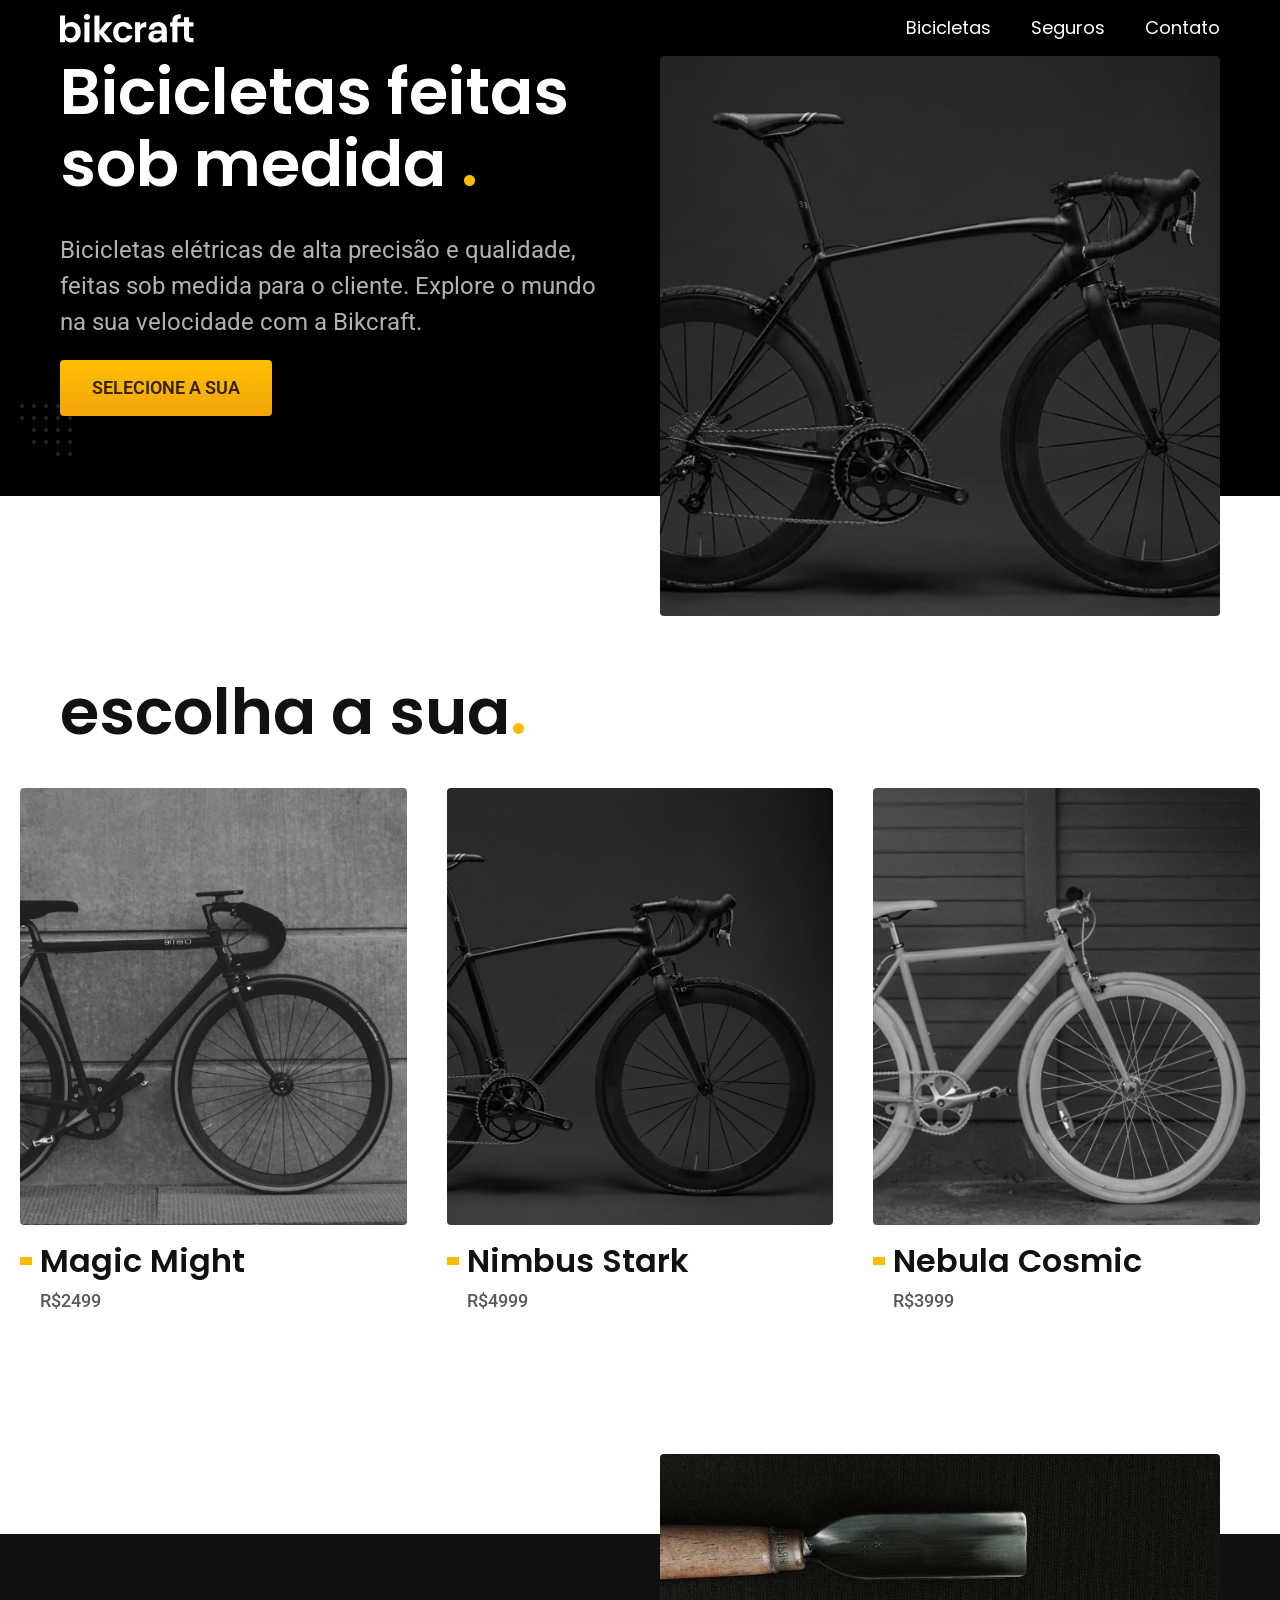
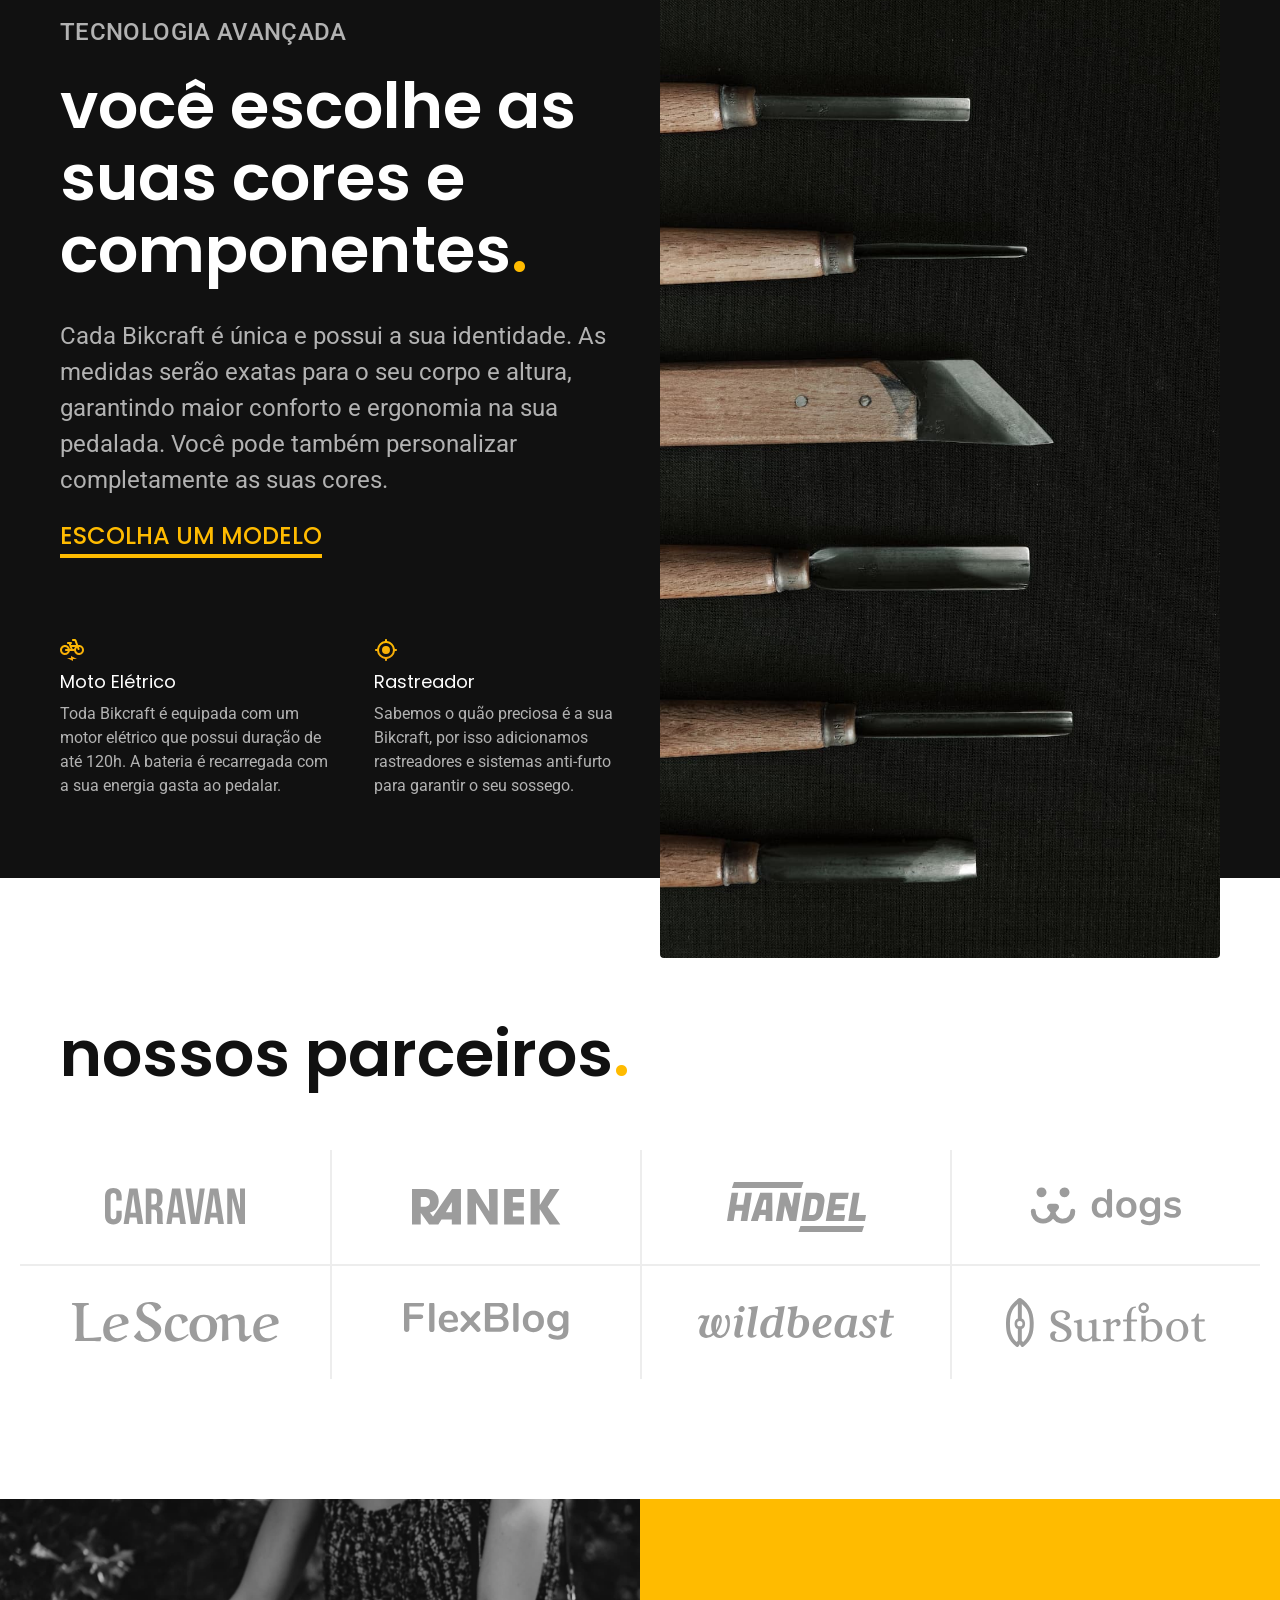
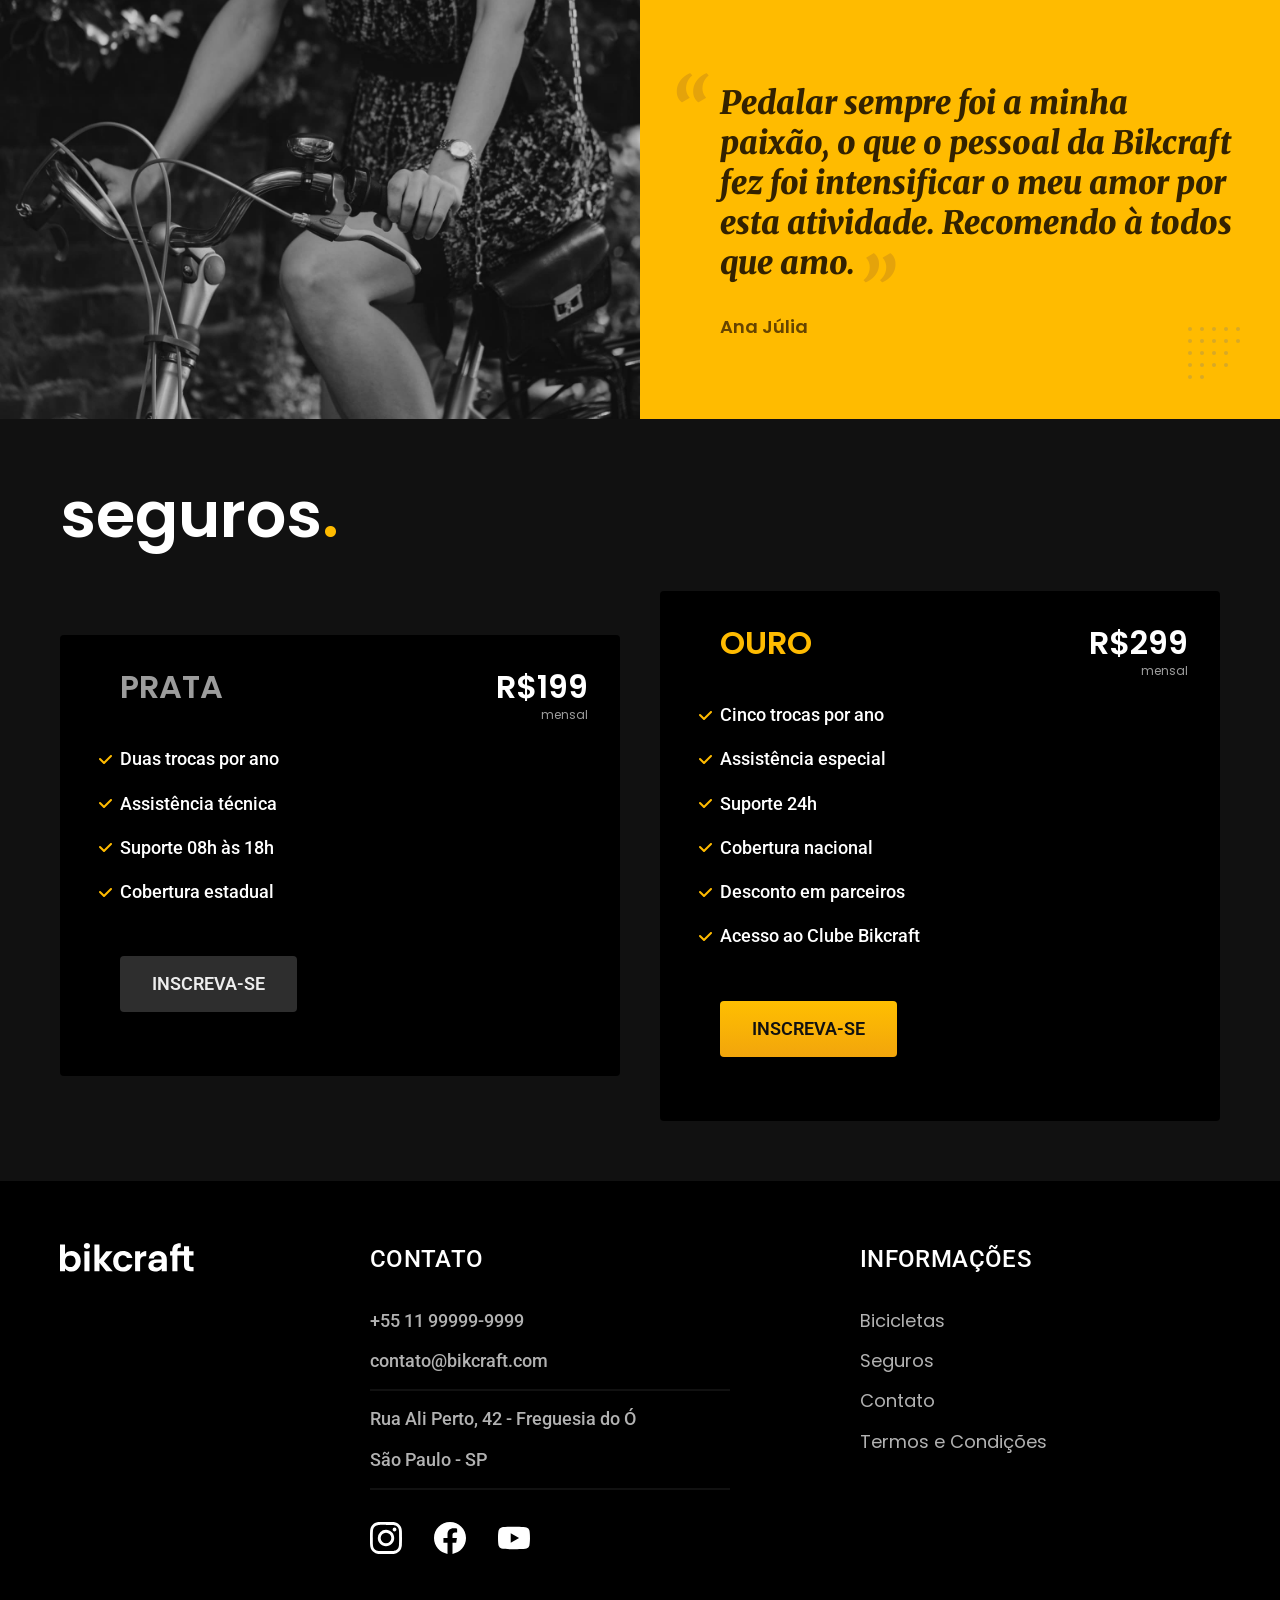
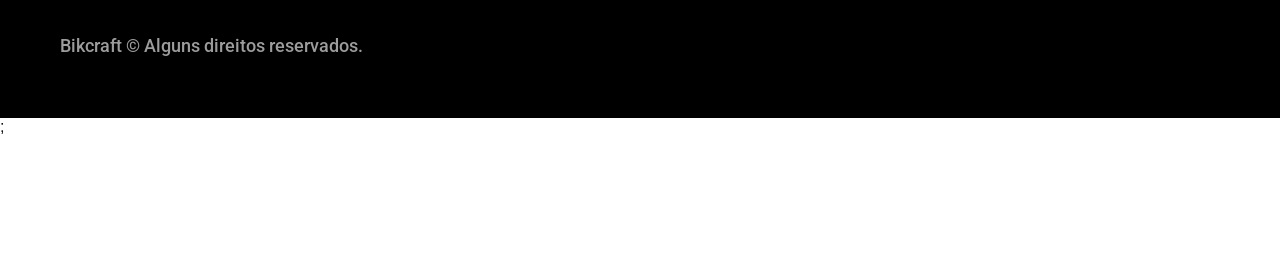
<file: index.html>
<!DOCTYPE html>
<html lang="pt-br">

<head>
    <meta charset="UTF-8">
    <meta name="viewport" content="width=device-width, initial-scale=1.0">
    <title>Bikcraft - Bicicletas Eletricas</title>
    <meta name="description"
        content="Bicicletas elétricas de alta precisão e qualidade,  feitas sob medida para o cliente. Explore o mundo na sua velocidade com a Bikcraft.">
    <link rel="icon" href="./img/favicon.svg" type="image;/svg+xml">
    <link rel="preload" href="./css/style.css" as="style">
    <link rel="stylesheet" href="./css/style.css">
    <link rel="preconnect" href="https://fonts.googleapis.com">
    <link rel="preconnect" href="https://fonts.gstatic.com" crossorigin>
    <link
        href="https://fonts.googleapis.com/css2?family=Merriweather:ital,opsz,wght@0,18..144,300..900;1,18..144,300..900&family=Poppins:wght@400;600&family=Roboto:ital,wght@0,100..900;1,100..900&display=swap"
        rel="stylesheet">
</head>

<body>
    <header class="header-bg">
        <div class="header container">
            <a href="./">
                <img src="./img/bikcraft.svg" width="136" height="32" alt="Bikcraft">
            </a>
            <nav aria-label="primaria">
                <ul class="header-menu font-1-m cor-00">
                    <li><a href="./bicicletas.html">Bicicletas</a></li>
                    <li><a href="./seguros.html">Seguros</a></li>
                    <li><a href="./contato.html">Contato</a></li>
                </ul>
            </nav>
        </div>
    </header>

    <main class="introducao-bg">
        <div class="introducao container">
            <div class="introducao-conteudo">
                <h1 class="font-1-xxl cor-00" data-anime="200">Bicicletas feitas sob medida <span
                        class="primary-1">.</span></h1>
                <p class="font-2-l cor-05" data-anime="400">Bicicletas elétricas de alta precisão e qualidade, feitas
                    sob medida para o
                    cliente. Explore o mundo
                    na sua velocidade com a Bikcraft.</p>
                <a href="./bicicletas.html" class="btn botao primary-5" data-anime="600">SELECIONE A SUA</a>
            </div>
            <picture data-anime="800" class="fadeInUp">
                <source media="(max-width: 800px)" srcset="./img/bicicletas/nimbus.jpg">
                <img src="./img/fotos/introducao.jpg" alt="Bicicleta Elétrica Preta">
            </picture>
        </div>
    </main>

    <article class="bicicletas-lista">
        <h2 class="container font-1-xxl">escolha a sua<span class="primary-1">.</span></h2>
        <ul>
            <li>
                <a href="./bicicletas/magic.html">
                    <img src="./img/bicicletas/magic-home.jpg" alt="bicicleta preta">
                    <h3 class="font-1-xl">Magic Might</h3>
                    <span class="font-2-m cor-08">R$2499</span>
                </a>
            </li>
            <li>
                <a href="./bicicletas/nimbus.html">
                    <img src="./img/bicicletas/nimbus-home.jpg" alt="bicicleta preta">
                    <h3 class="font-1-xl">Nimbus Stark</h3>
                    <span class="font-2-m cor-08">R$4999</span>
                </a>
            </li>
            <li>
                <a href="./bicicletas/nebula.html">
                    <img src="./img/bicicletas/nebula-home.jpg" alt="bicicleta preta">
                    <h3 class="font-1-xl">Nebula Cosmic</h3>
                    <span class="font-2-m cor-08">R$3999</span>
                </a>
            </li>
        </ul>
    </article>

    <article class="tecnologia-bg">
        <div class="tecnologia container">
            <div class="tecnologia-conteudo">
                <span class="font-2-l-b cor-05">Tecnologia Avançada</span>
                <h2 class="font-1-xxl cor-00">você escolhe as suas cores e componentes<span class="primary-1">.</span>
                </h2>
                <p class="font-2-l cor-05">Cada Bikcraft é única e possui a sua identidade. As medidas serão exatas para
                    o seu corpo e altura, garantindo maior conforto e ergonomia na sua pedalada. Você pode também
                    personalizar completamente as suas cores.</p>
                <a class="link" href="./bicicletas.html">ESCOLHA UM MODELO</a>
                <div class="tecnologia-vantagens">
                    <div>
                        <img src="/img/icones/eletrica.svg" alt="rastreador">
                        <h3 class="font-1-m cor-00">Moto Elétrico</h3>
                        <p class="font-2-s cor-05">Toda Bikcraft é equipada com um motor elétrico que possui duração de
                            até 120h. A bateria é recarregada com a sua energia gasta ao pedalar.</p>
                    </div>
                    <div>
                        <img src="/img/icones/rastreador.svg" alt="eletrica">
                        <h3 class="font-1-m cor-00">Rastreador</h3>
                        <p class="font-2-s cor-05">Sabemos o quão preciosa é a sua Bikcraft, por isso adicionamos
                            rastreadores e sistemas anti-furto para garantir o seu sossego.</p>
                    </div>
                </div>
            </div>
            <div class="tecnologia-imagen">
                <img src="./img/fotos/tecnologia.jpg" alt="tecnologia">
            </div>
        </div>
    </article>

    <section class="parceiros" aria-label="Nossos parceiros">
        <h2 class="container font-1-xxl">nossos parceiros<span class="primary-1">.</span></h2>
        <ul>
            <li>
                <img src="./img/parceiros/caravan.svg" alt="Caravan">
            </li>
            <li>
                <img src="./img/parceiros/ranek.svg" alt="Ranek">
            </li>
            <li>
                <img src="./img/parceiros/handel.svg" alt="Handel">
            </li>
            <li>
                <img src="./img/parceiros/dogs.svg" alt="Dogs">
            </li>
            <li>
                <img src="./img/parceiros/lescone.svg" alt="LeScone">
            </li>
            <li>
                <img src="./img/parceiros/flexblog.svg" alt="Flexblog">
            </li>
            <li>
                <img src="./img/parceiros/wildbeast.svg" alt="Wildbeast">
            </li>
            <li>
                <img src="./img/parceiros/surfbot.svg" alt="Surfbot">
            </li>
        </ul>
    </section>

    <section class="depoimento" aria-label="Depoimento">
        <div>
            <img src="./img/fotos/depoimento.jpg" alt="Pessoa pedalando uma bicicleta BikeCraft">
        </div>
        <div class="depoimento-conteudo">
            <blockquote class="font-1-xl primary-5">
                <p>
                    Pedalar sempre foi a minha paixão, o que o pessoal da Bikcraft fez foi intensificar o meu amor por
                    esta atividade. Recomendo à todos que amo.
                </p>
            </blockquote>
            <span class="font-1-m-b primary-4">Ana Júlia</span>
        </div>
    </section>

    <article class="seguros-bg">
        <div class="seguros container">
            <h2 class="font-1-xxl cor-00">seguros<span class="primary-1">.</span></h2>
            <div class="seguros-item">
                <h3 class="font-1-xl cor-06">PRATA</h3>
                <span class="font-1-xl cor-00">R$199 <span class="font-1-xs cor-06">mensal</span></span>
                <ul class="font-2-m cor-00">
                    <li>Duas trocas por ano</li>
                    <li>Assistência técnica</li>
                    <li>Suporte 08h às 18h</li>
                    <li>Cobertura estadual</li>
                </ul>
                <a class="botao secundario" href="./orcamento.html">Inscreva-se</a>
            </div>
            <div class="seguros-item">
                <h3 class="font-1-xl primary-1">OURO</h3>
                <span class="font-1-xl cor-00">R$299 <span class="font-1-xs cor-06">mensal</span></span>
                <ul class="font-2-m cor-00">
                    <li>Cinco trocas por ano</li>
                    <li>Assistência especial</li>
                    <li>Suporte 24h</li>
                    <li>Cobertura nacional</li>
                    <li>Desconto em parceiros</li>
                    <li>Acesso ao Clube Bikcraft</li>
                </ul>
                <a class="botao" href="./orcamento.html">Inscreva-se</a>
            </div>
        </div>
    </article>

    <footer class="footer-bg">
        <div class="footer container">
            <img src="./img/bikcraft.svg" alt="Bikcraft">
            <div class="footer-contato">
                <h3 class="font-2-l-b cor-00">Contato</h3>
                <ul class="font-2-m cor-05">
                    <li>
                        <a href="tel:+5511999999999">+55 11 99999-9999</a>
                    </li>
                    <li>
                        <a href="mailto:contato@bikcraft.com">contato@bikcraft.com</a>
                    </li>
                    <li>Rua Ali Perto, 42 - Freguesia do Ó</li>
                    <li>São Paulo - SP</li>
                </ul>
                <div class="footer-redes">
                    <a href="./">
                        <img src="./img/redes/instagram.svg" alt="instagram">
                    </a>
                    <a href="./">
                        <img src="./img/redes/facebook.svg" alt="facebook">
                    </a>
                    <a href="./">
                        <img src="./img/redes/youtube.svg" alt="youtube">
                    </a>
                </div>
            </div>
            <div>
                <h3 class="font-2-l-b cor-00">Informações</h3>
                <nav>
                    <ul class="font-1-m cor-05">
                        <li><a href="./bicicletas.html">Bicicletas</a></li>
                        <li><a href="./seguros.html">Seguros</a></li>
                        <li><a href="./contato.html">Contato</a></li>
                        <li><a href="./termos.html">Termos e Condições</a></li>
                    </ul>
                </nav>
            </div>
            <p class="footer-copy font-2-m cor-06">Bikcraft © Alguns direitos reservados.</p>
        </div>
    </footer>

    <script src="./js/plugins/simple-anime.js"></script>;
    <script src="./js/script.js"></script>
</body>

</html>
</file>
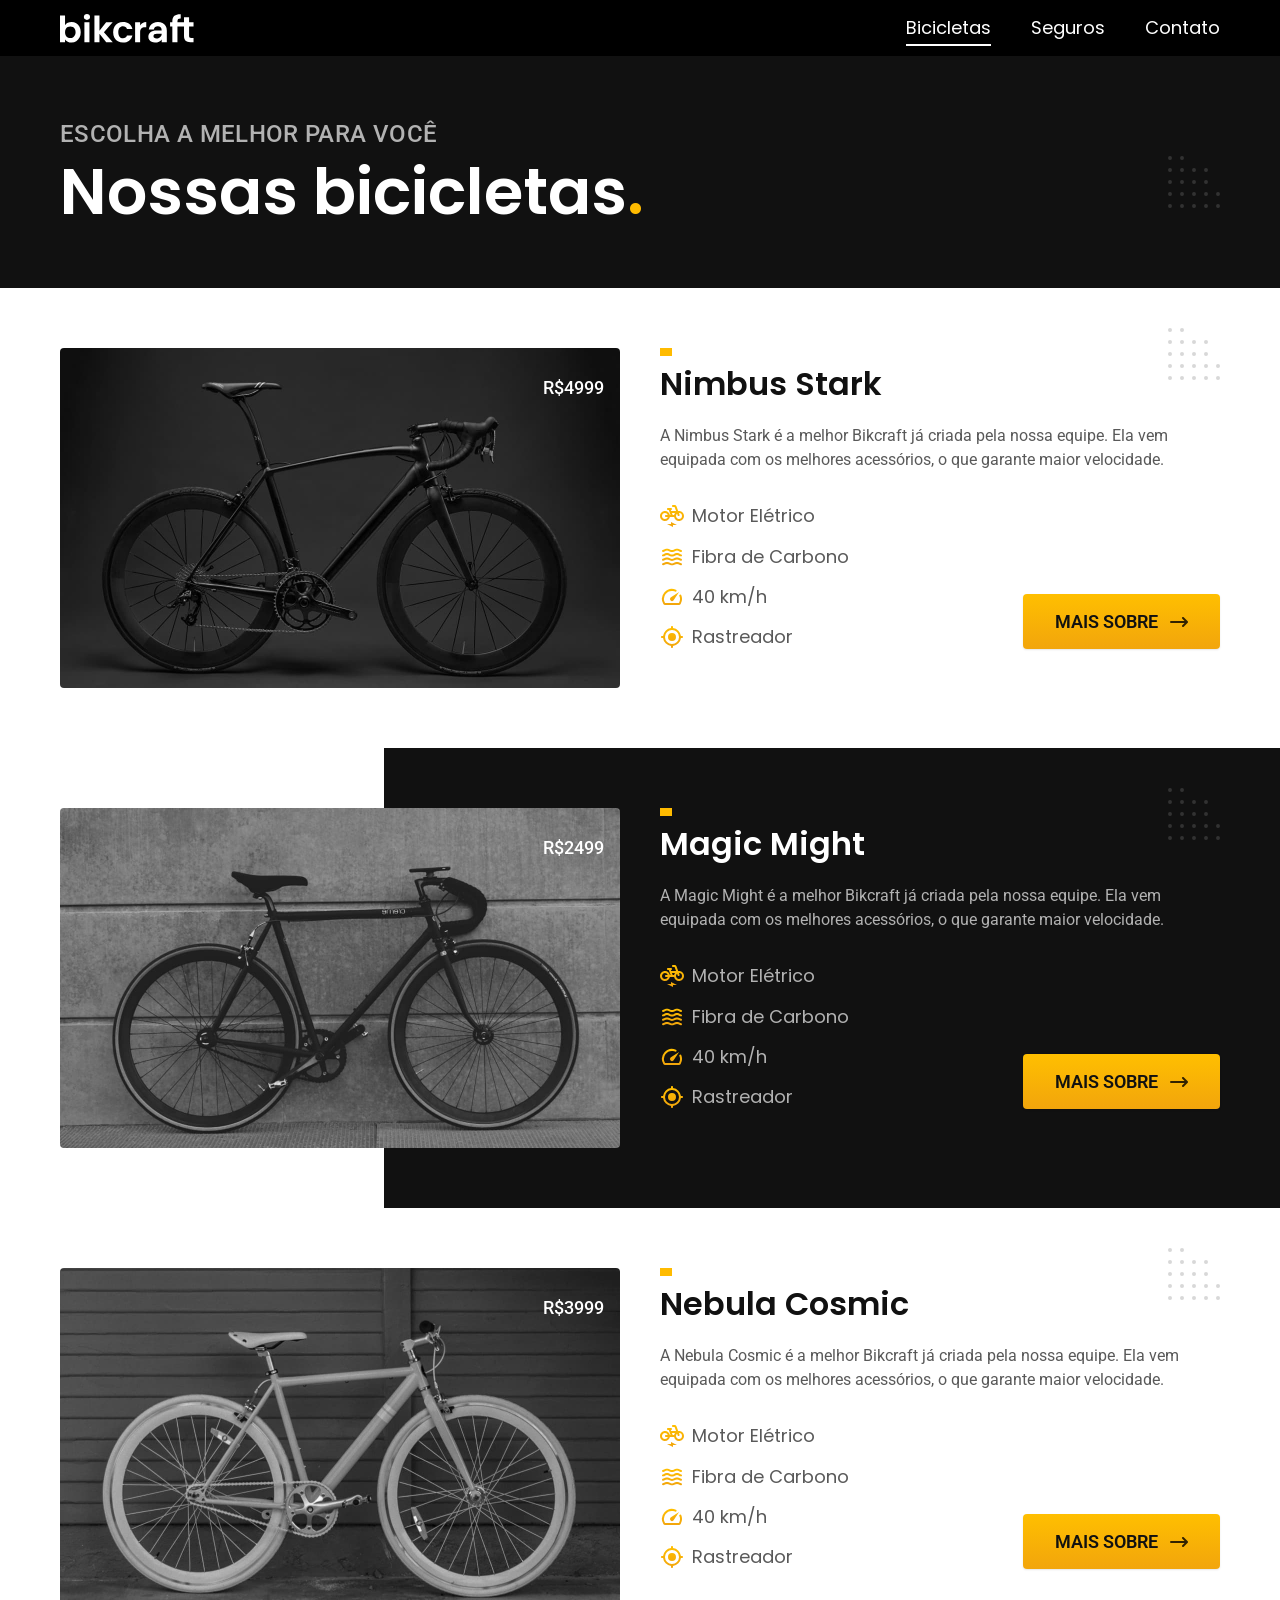
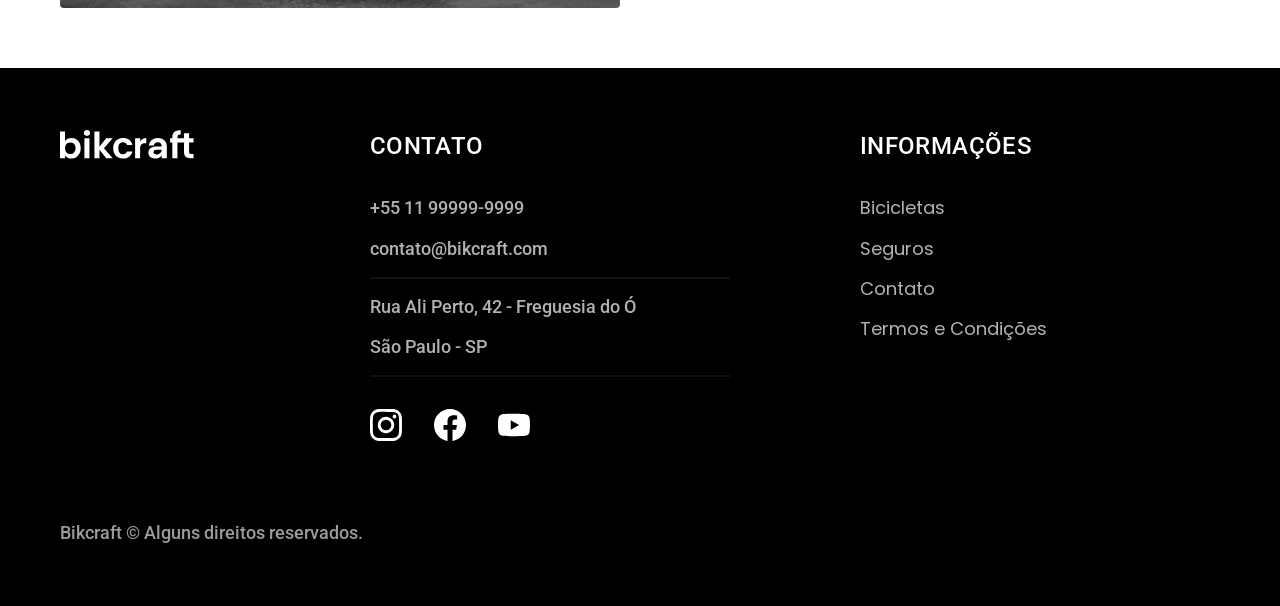
<file: bicicletas.html>
<!DOCTYPE html>
<html lang="pt-br">

<head>
    <meta charset="UTF-8">
    <meta name="viewport" content="width=device-width, initial-scale=1.0">
    <title>Bicicletas | Bikcraft - Bicicletas Eletricas</title>
    <meta name="description" content="Bicicletas">
    <link rel="icon" href="./img/favicon.svg" type="image;/svg+xml">
    <link rel="preload" href="./css/style.css" as="style">
    <link rel="stylesheet" href="./css/style.css">
    <link rel="preconnect" href="https://fonts.googleapis.com">
    <link rel="preconnect" href="https://fonts.gstatic.com" crossorigin>
    <link
        href="https://fonts.googleapis.com/css2?family=Merriweather:ital,opsz,wght@0,18..144,300..900;1,18..144,300..900&family=Poppins:wght@400;600&family=Roboto:ital,wght@0,100..900;1,100..900&display=swap"
        rel="stylesheet">
</head>

<body id="bicicletas">
    <header class="header-bg">
        <div class="header container">
            <a href="./">
                <img src="./img/bikcraft.svg" alt="Bikcraft">
            </a>
            <nav aria-label="primaria">
                <ul class="header-menu font-1-m cor-00">
                    <li><a href="./bicicletas.html">Bicicletas</a></li>
                    <li><a href="./seguros.html">Seguros</a></li>
                    <li><a href="./contato.html">Contato</a></li>
                </ul>
            </nav>
        </div>
    </header>

    <main>
        <div class="titulo-bg">
            <div class="titulo container">
                <p class="font-2-l-b cor-05">Escolha a melhor para você</p>
                <h1 class="font-1-xxl cor-00">Nossas bicicletas<span class="primary-1">.</span></h1>
            </div>
        </div>
        <div class="bicicletas container">
            <div class="bicicletas-imagem">
                <img src="./img/bicicletas/nimbus.jpg" alt="Bicicleta Preta">
                <span class="font-2-m cor-00">R$4999</span>
            </div>
            <div class="bicicletas-conteudo">
                <H2 class="font-1-xl">Nimbus Stark</H2>
                <p class="font-2-s cor-08">A Nimbus Stark é a melhor Bikcraft já criada pela nossa equipe. Ela vem
                    equipada com os melhores acessórios, o que garante maior velocidade.</p>
                <ul class="font-1-m cor-08">
                    <li>
                        <img src="./img/icones/eletrica.svg" alt="">
                        Motor Elétrico
                    </li>
                    <li>
                        <img src="./img/icones/carbono.svg" alt="">
                        Fibra de Carbono
                    </li>
                    <li>
                        <img src="./img/icones/velocidade.svg" alt="">
                        40 km/h
                    </li>
                    <li>
                        <img src="./img/icones/rastreador.svg" alt="">
                        Rastreador
                    </li>
                </ul>
                <a class="botao seta" href="./bicicletas/nimbus.html">Mais sobre</a>
            </div>
        </div>
        <div class="bicicletas-bg">
            <div class="bicicletas container">
                <div class="bicicletas-imagem">
                    <img src="./img/bicicletas/magic.jpg" alt="Bicicleta Preta">
                    <span class="font-2-m cor-00">R$2499</span>
                </div>
                <div class="bicicletas-conteudo">
                    <H2 class="font-1-xl cor-00">Magic Might</H2>
                    <p class="font-2-s cor-05">A Magic Might é a melhor Bikcraft já criada pela nossa equipe. Ela vem
                        equipada com os melhores acessórios, o que garante maior velocidade.</p>
                    <ul class="font-1-m cor-05">
                        <li>
                            <img src="./img/icones/eletrica.svg" alt="">
                            Motor Elétrico
                        </li>
                        <li>
                            <img src="./img/icones/carbono.svg" alt="">
                            Fibra de Carbono
                        </li>
                        <li>
                            <img src="./img/icones/velocidade.svg" alt="">
                            40 km/h
                        </li>
                        <li>
                            <img src="./img/icones/rastreador.svg" alt="">
                            Rastreador
                        </li>
                    </ul>
                    <a class="botao seta" href="./bicicletas/magic.html">Mais sobre</a>
                </div>
            </div>
        </div>
        <div class="bicicletas container">
            <div class="bicicletas-imagem">
                <img src="./img/bicicletas/nebula.jpg" alt="Bicicleta Preta">
                <span class="font-2-m cor-00">R$3999</span>
            </div>
            <div class="bicicletas-conteudo">
                <H2 class="font-1-xl">Nebula Cosmic</H2>
                <p class="font-2-s cor-08">A Nebula Cosmic é a melhor Bikcraft já criada pela nossa equipe. Ela vem
                    equipada com os melhores acessórios, o que garante maior velocidade.</p>
                <ul class="font-1-m cor-08">
                    <li>
                        <img src="./img/icones/eletrica.svg" alt="">
                        Motor Elétrico
                    </li>
                    <li>
                        <img src="./img/icones/carbono.svg" alt="">
                        Fibra de Carbono
                    </li>
                    <li>
                        <img src="./img/icones/velocidade.svg" alt="">
                        40 km/h
                    </li>
                    <li>
                        <img src="./img/icones/rastreador.svg" alt="">
                        Rastreador
                    </li>
                </ul>
                <a class="botao seta" href="./bicicletas/nebula.html">Mais sobre</a>
            </div>
        </div>
    </main>

    <footer class="footer-bg">
        <div class="footer container">
            <img src="./img/bikcraft.svg" alt="Bikcraft">
            <div class="footer-contato">
                <h3 class="font-2-l-b cor-00">Contato</h3>
                <ul class="font-2-m cor-05">
                    <li>
                        <a href="tel:+5511999999999">+55 11 99999-9999</a>
                    </li>
                    <li>
                        <a href="mailto:contato@bikcraft.com">contato@bikcraft.com</a>
                    </li>
                    <li>Rua Ali Perto, 42 - Freguesia do Ó</li>
                    <li>São Paulo - SP</li>
                </ul>
                <div class="footer-redes">
                    <a href="./">
                        <img src="./img/redes/instagram.svg" alt="instagram">
                    </a>
                    <a href="./">
                        <img src="./img/redes/facebook.svg" alt="facebook">
                    </a>
                    <a href="./">
                        <img src="./img/redes/youtube.svg" alt="youtube">
                    </a>
                </div>
            </div>
            <div>
                <h3 class="font-2-l-b cor-00">Informações</h3>
                <nav>
                    <ul class="font-1-m cor-05">
                        <li><a href="./bicicletas.html">Bicicletas</a></li>
                        <li><a href="./seguros.html">Seguros</a></li>
                        <li><a href="./contato.html">Contato</a></li>
                        <li><a href="./termos.html">Termos e Condições</a></li>
                    </ul>
                </nav>
            </div>
            <p class="footer-copy font-2-m cor-06">Bikcraft © Alguns direitos reservados.</p>
        </div>
    </footer>
    <script src="./js/script.js"></script>
</body>

</html>
</file>
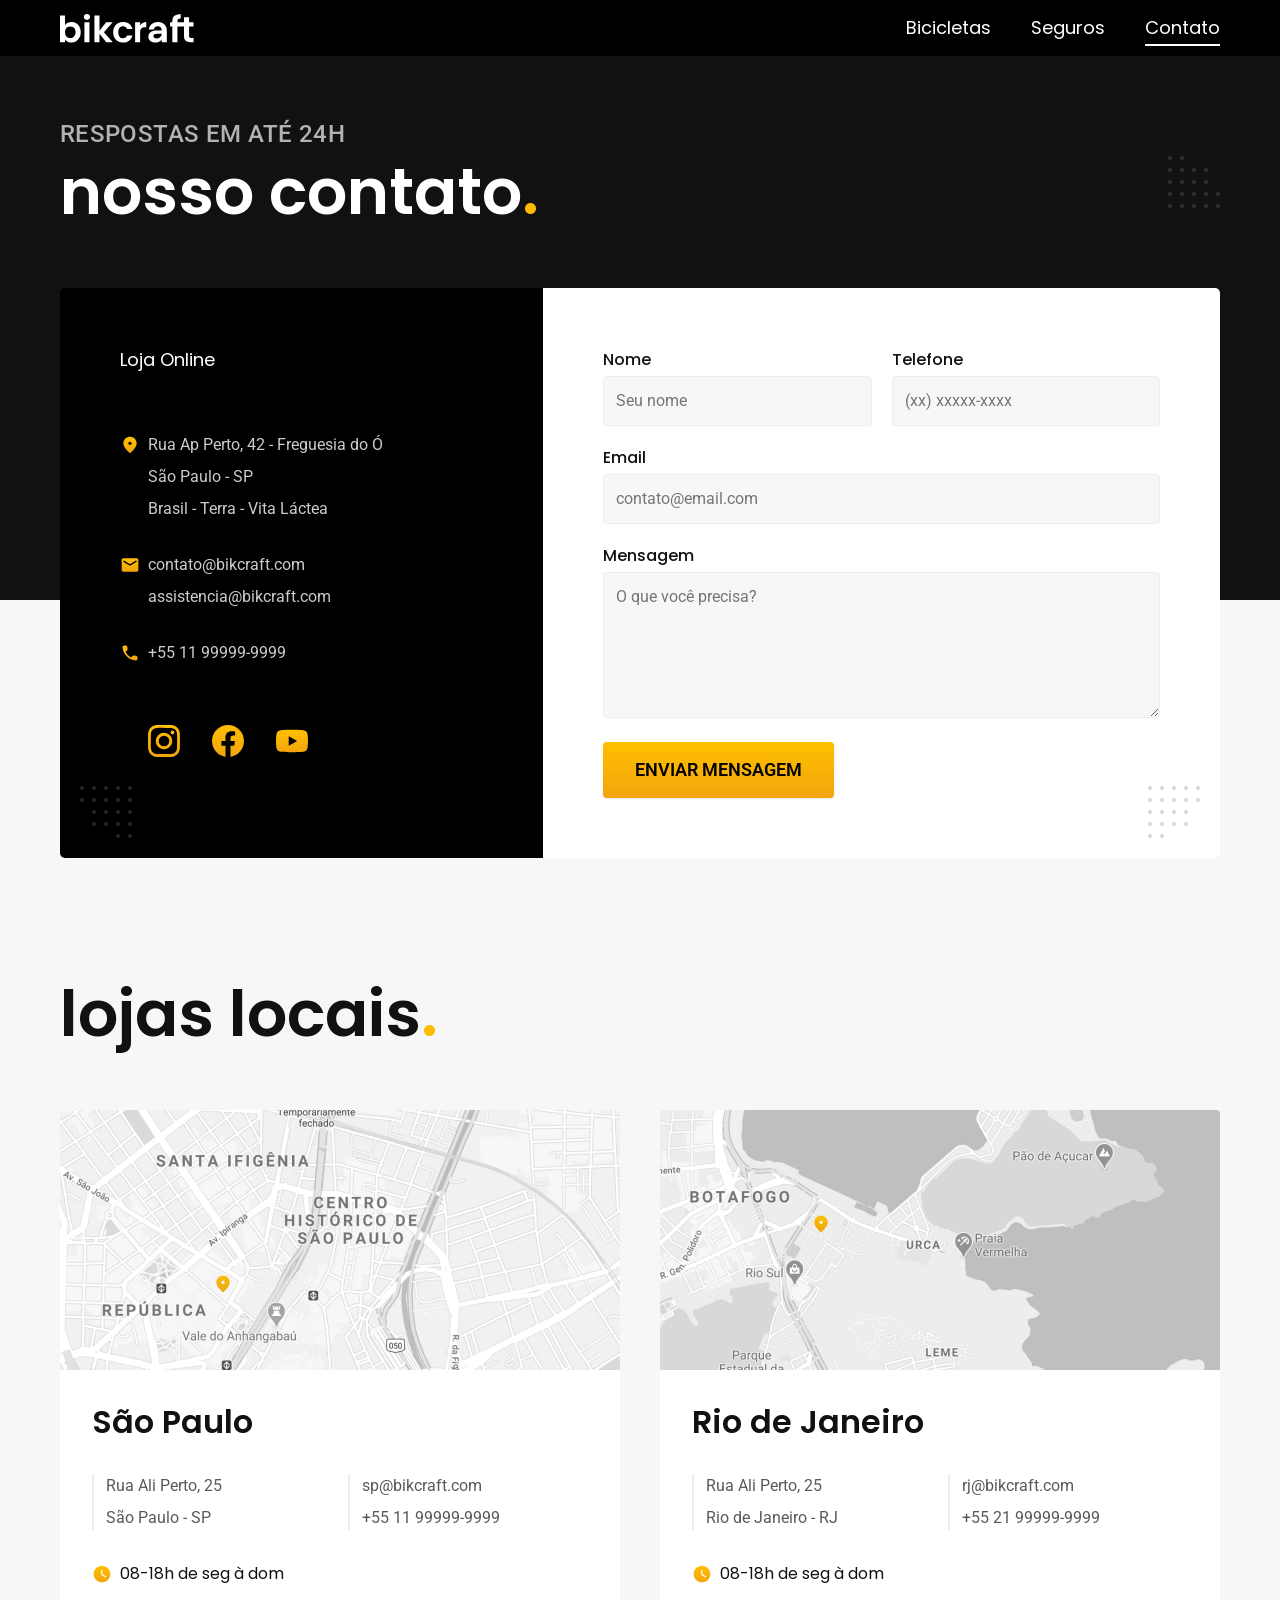
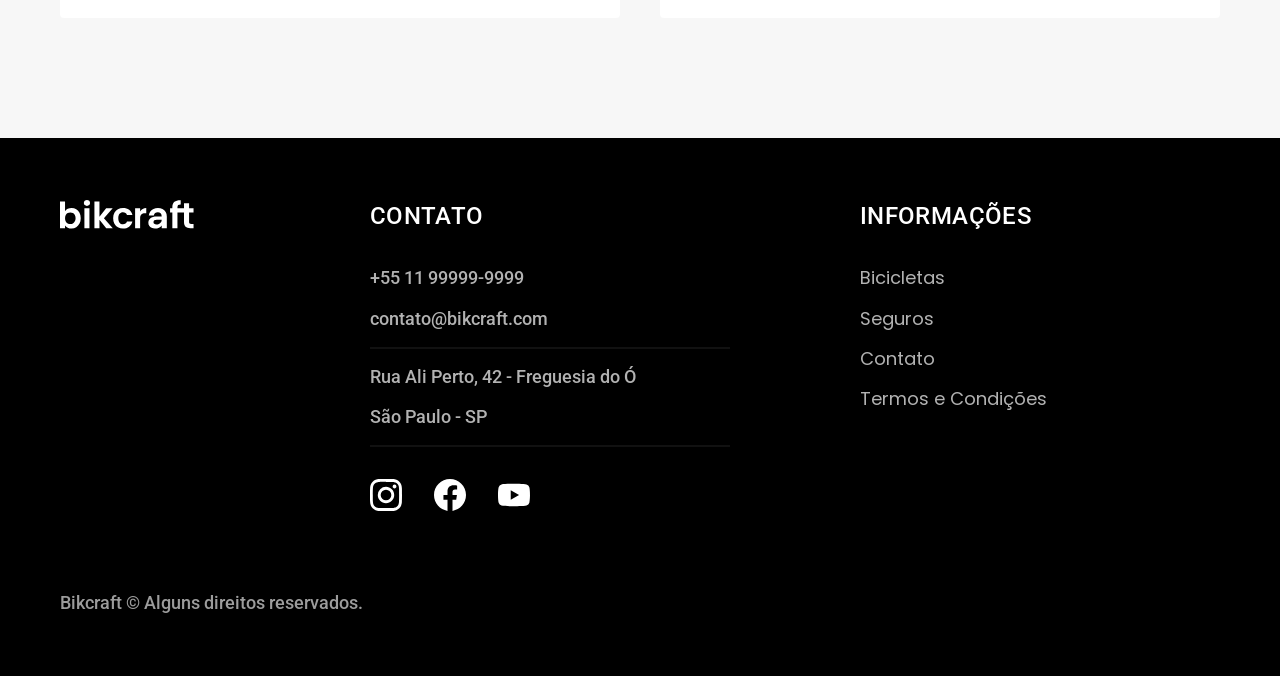
<file: contato.html>
<!DOCTYPE html>
<html lang="pt-br">

<head>
    <meta charset="UTF-8">
    <meta name="viewport" content="width=device-width, initial-scale=1.0">
    <title>Contato | Bikcraft - Bicicletas Eletricas</title>
    <meta name="description" content="Contato">
    <link rel="icon" href="../img/favicon.svg" type="image;/svg+xml">
    <link rel="preload" href="./css/style.css" as="style">
    <link rel="stylesheet" href="./css/style.css">
    <link rel="preconnect" href="https://fonts.googleapis.com">
    <link rel="preconnect" href="https://fonts.gstatic.com" crossorigin>
    <link
        href="https://fonts.googleapis.com/css2?family=Merriweather:ital,opsz,wght@0,18..144,300..900;1,18..144,300..900&family=Poppins:wght@400;600&family=Roboto:ital,wght@0,100..900;1,100..900&display=swap"
        rel="stylesheet">
</head>

<body id="contato">
    <header class="header-bg">
        <div class="header container">
            <a href="./">
                <img src="./img/bikcraft.svg" alt="Bikcraft">
            </a>
            <nav aria-label="primaria">
                <ul class="header-menu font-1-m cor-00">
                    <li><a href="./bicicletas.html">Bicicletas</a></li>
                    <li><a href="./seguros.html">Seguros</a></li>
                    <li><a href="./contato.html">Contato</a></li>
                </ul>
            </nav>
        </div>
    </header>

    <main>
        <div class="titulo-bg">
            <div class="titulo container">
                <p class="font-2-l-b cor-05">respostas em até 24h</p>
                <h1 class="font-1-xxl cor-00">nosso contato<span class="primary-1">.</span></h1>
            </div>
        </div>

        <div class="contato container">
            <section class="contato-dados" aria-label="Endereço">
                <h2 class="font-1-m cor-00">Loja Online</h2>
                <div class="contato-endereco font-2-s cor-04">
                    <p>Rua Ap Perto, 42 - Freguesia do Ó</p>
                    <p>São Paulo - SP</p>
                    <p>Brasil - Terra - Vita Láctea</p>
                </div>
                <address class="contato-meios font-2-s cor-04">
                    <a href="mailto:contato@bikcraft.com">contato@bikcraft.com</a>
                    <a href="mailto:assistencia@bikcraft.com">assistencia@bikcraft.com</a>
                    <a href="tel:+5511999999999">+55 11 99999-9999</a>
                </address>
                <div class="contato-redes">
                    <a href="./">
                        <img src="../img/redes/instagram-p.svg" alt="instagram">
                    </a>
                    <a href="./">
                        <img src="../img/redes/facebook-p.svg" alt="facebook">
                    </a>
                    <a href="./">
                        <img src="./img/redes/youtube-p.svg" alt="youtube">
                    </a>
                </div>
            </section>
            <section class="contato-formulario" aria-label="formulario">
                <form class="form" action=".contato.html">
                    <div>
                        <label for="nome">Nome</label>
                        <input type="text" id="nome" name="nome" placeholder="Seu nome">
                    </div>
                    <div>
                        <label for="telefone">Telefone</label>
                        <input type="text" id="telefone" name="telefone" placeholder="(xx) xxxxx-xxxx">
                    </div>
                    <div class="col-2">
                        <label for="email">Email</label>
                        <input type="email" id="email" name="email" placeholder="contato@email.com">
                    </div>
                    <div class="col-2">
                        <label for="mensagem">Mensagem</label>
                        <textarea rows="5" id="mensagem" name="mensagem" placeholder="O que você precisa?"></textarea>
                    </div>
                    <button class="botao col-2">Enviar Mensagem</button>
                </form>
            </section>
        </div>
    </main>

    <article class="lojas container">
        <h2 class="font-1-xxl">lojas locais<span class="primary-1">.</span></h2>
        <div class="lojas-item">
            <img src="./img/lojas/sp.jpg" alt="mapa marcando o endereço em rua ali perto, 25 - São Paulo - SP">
            <div class="lojas-conteudo">
                <h3 class="font-1-xl">São Paulo</h3>
                <div class="loja-dados font-2-s cor-08">
                    <p>Rua Ali Perto, 25</p>
                    <p>São Paulo - SP</p>
                </div>
                <div class="loja-dados font-2-s cor-08">
                    <a href="mailto:sp@bikcraft.com">sp@bikcraft.com</a>
                    <a href="tel:+5511999999999">+55 11 99999-9999</a>
                </div>
                <p class="lojas-tempo font-1-s"><img src="./img/icones/horario.svg" alt="">08-18h de seg à dom</p>
            </div>
        </div>
        <div class="lojas-item">
            <img src="./img/lojas/rj.jpg" alt="mapa marcando o endereço em rua ali perto, 25 - Rio de Janeiro - RJ">
            <div class="lojas-conteudo">
                <h3 class="font-1-xl">Rio de Janeiro</h3>
                <div class="loja-dados font-2-s cor-08">
                    <p>Rua Ali Perto, 25</p>
                    <p>Rio de Janeiro - RJ</p>
                </div>
                <div class="loja-dados font-2-s cor-08">
                    <a href="mailto:rj@bikcraft.com">rj@bikcraft.com</a>
                    <a href="tel:+5521999999999">+55 21 99999-9999</a>
                </div>
                <p class="lojas-tempo font-1-s"><img src="./img/icones/horario.svg" alt="">08-18h de seg à dom</p>
            </div>
        </div>
    </article>

    <footer class="footer-bg">
        <div class="footer container">
            <img src="./img/bikcraft.svg" alt="Bikcraft">
            <div class="footer-contato">
                <h3 class="font-2-l-b cor-00">Contato</h3>
                <ul class="font-2-m cor-05">
                    <li>
                        <a href="tel:+5511999999999">+55 11 99999-9999</a>
                    </li>
                    <li>
                        <a href="mailto:contato@bikcraft.com">contato@bikcraft.com</a>
                    </li>
                    <li>Rua Ali Perto, 42 - Freguesia do Ó</li>
                    <li>São Paulo - SP</li>
                </ul>
                <div class="footer-redes">
                    <a href="./">
                        <img src="./img/redes/instagram.svg" alt="instagram">
                    </a>
                    <a href="./">
                        <img src="./img/redes/facebook.svg" alt="facebook">
                    </a>
                    <a href="./">
                        <img src="./img/redes/youtube.svg" alt="youtube">
                    </a>
                </div>
            </div>
            <div>
                <h3 class="font-2-l-b cor-00">Informações</h3>
                <nav>
                    <ul class="font-1-m cor-05">
                        <li><a href="./bicicletas.html">Bicicletas</a></li>
                        <li><a href="./seguros.html">Seguros</a></li>
                        <li><a href="./contato.html">Contato</a></li>
                        <li><a href="./termos.html">Termos e Condições</a></li>
                    </ul>
                </nav>
            </div>
            <p class="footer-copy font-2-m cor-06">Bikcraft © Alguns direitos reservados.</p>
        </div>
    </footer>
    <script src="./js/script.js"></script>
</body>

</html>
</file>
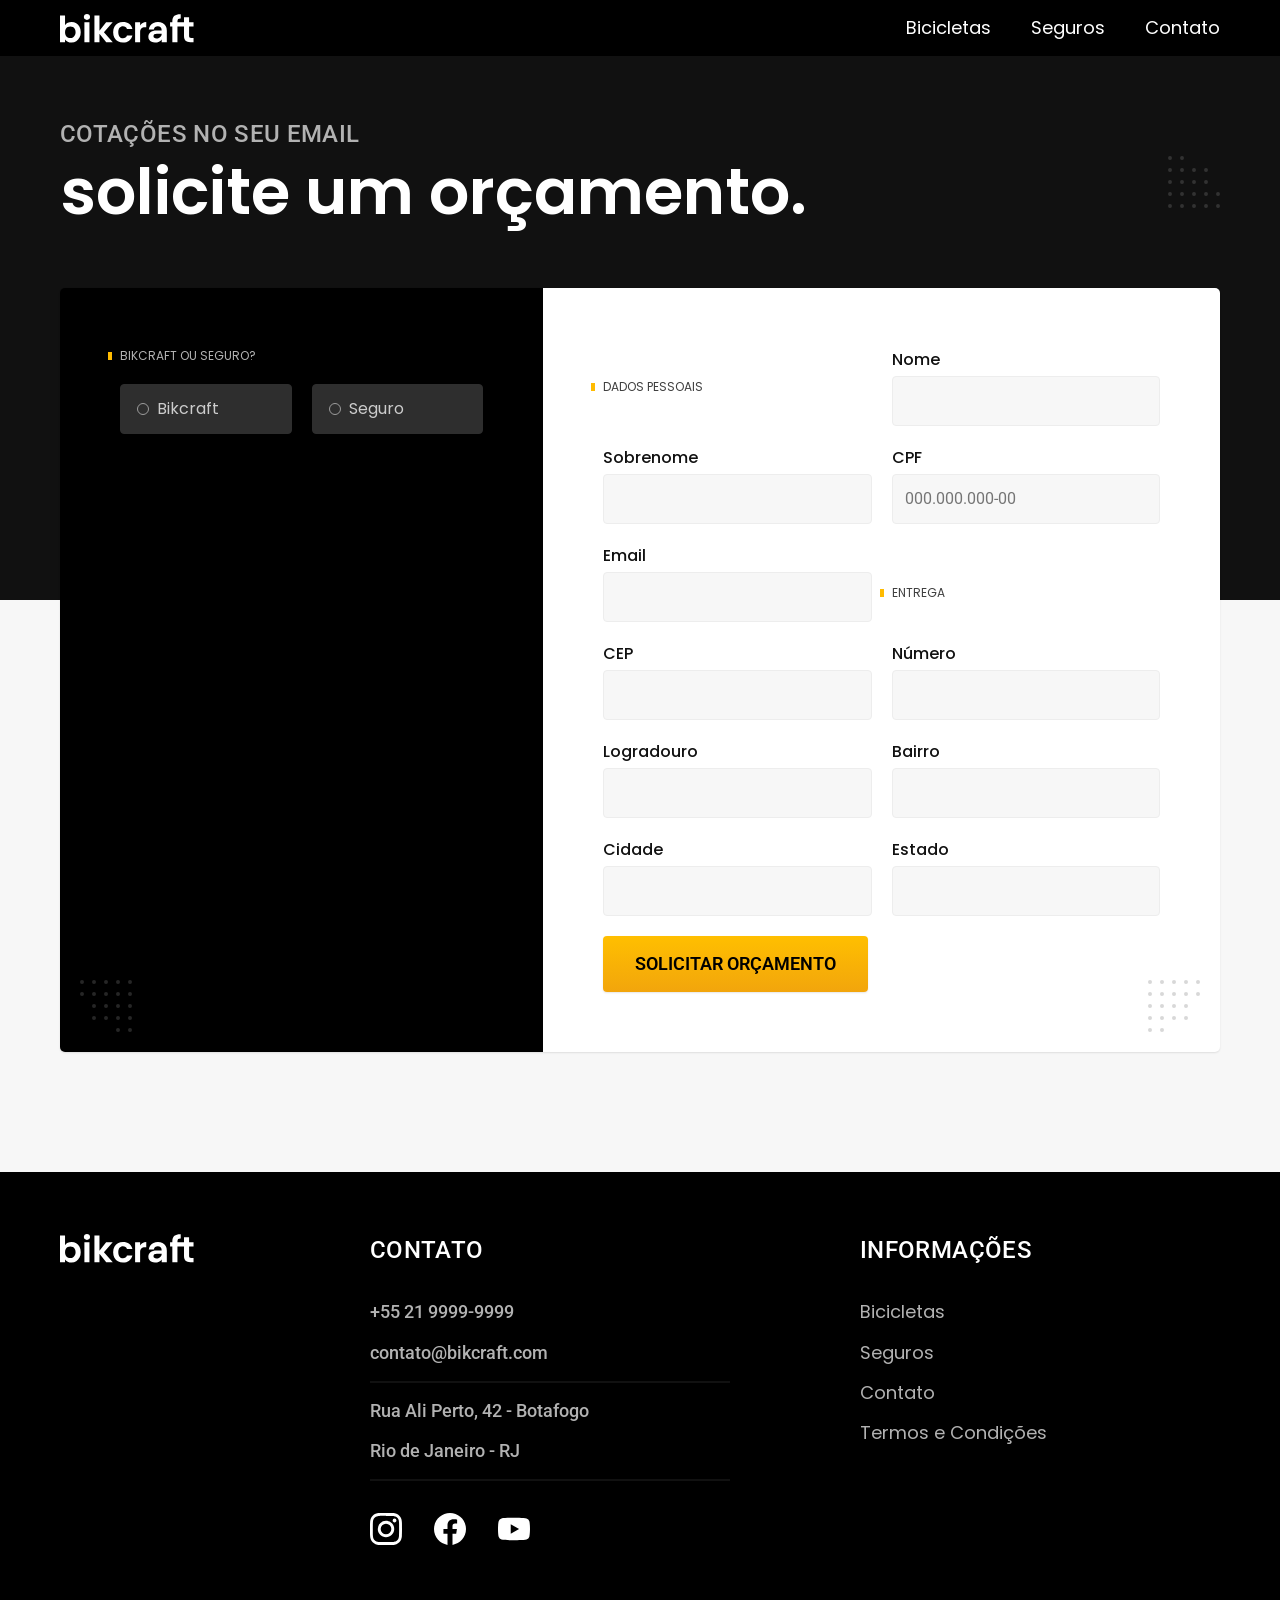
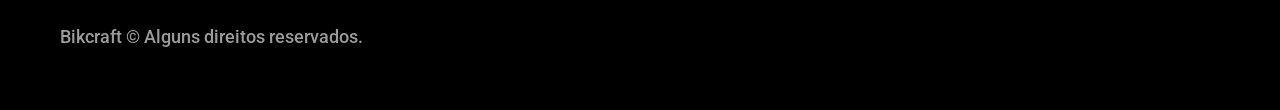
<file: orcamento.html>
<!DOCTYPE html>
<html lang="pt-br">

<head>
    <meta charset="UTF-8">
    <meta name="viewport" content="width=device-width, initial-scale=1.0">

    <title>Orçamento | Bikcraft</title>
    <meta name="description" content="Orçamento.">
    <link rel="icon" href="./img/favicon.svg" type="image;/svg+xml">
    <link rel="preload" href="./css/style.css" as="style">
    <link rel="stylesheet" href="./css/style.css">
    <link rel="preconnect" href="https://fonts.googleapis.com">
    <link rel="preconnect" href="https://fonts.gstatic.com" crossorigin>
    <link
        href="https://fonts.googleapis.com/css2?family=Merriweather:ital,opsz,wght@0,18..144,300..900;1,18..144,300..900&family=Poppins:wght@400;600&family=Roboto:ital,wght@0,100..900;1,100..900&display=swap"
        rel="stylesheet">
</head>

<body id="orcamento">
    <header class="header-bg">
        <div class="header container">
            <a href="./">
                <img src="./img/bikcraft.svg" alt="Bikcraft">
            </a>

            <nav aria-label="primaria">
                <ul class="header-menu font-1-m cor-00">
                    <li><a href="./bicicletas.html">Bicicletas</a></li>
                    <li><a href="./seguros.html">Seguros</a></li>
                    <li><a href="./contato.html">Contato</a></li>
                </ul>
            </nav>
        </div>
    </header>

    <main>
        <div class="titulo-bg">
            <div class="titulo container">
                <p class="font-2-l-b cor-05">Cotações no seu email</p>
                <h1 class="font-1-xxl cor-00">solicite um orçamento<span class="cor-p1">.</span></h1>
            </div>
        </div>

        <form class="orcamento container" action="./orcamento.html">
            <div class="orcamento-produto">
                <h2 class="font-1-xs cor-05">Bikcraft ou Seguro?</h2>

                <input type="radio" name="tipo" value="bikcraft" id="bikcraft">
                <label for="bikcraft">Bikcraft</label>

                <input type="radio" name="tipo" value="seguro" id="seguro">
                <label for="seguro">Seguro</label>

                <div class="orcamento-conteudo" id="orcamento-bikcraft">
                    <h2 class="font-1-xs cor-05">Escolha a sua</h2>

                    <input type="radio" name="produto" value="nimbus" id="nimbus">
                    <label for="nimbus">Nimbus Stark <span>R$ 4999</span></label>
                    <div class="orcamento-detalhes">
                        <ul class="font-1-xs cor-08">
                            <li><img src="./img/icones/eletrica.svg" alt=""> Motor Elétrico</li>
                            <li><img src="./img/icones/carbono.svg" alt=""> Fibra de Carbono</li>
                            <li><img src="./img/icones/velocidade.svg" alt=""> 50 km/h</li>
                            <li><img src="./img/icones/rastreador.svg" alt=""> Rastreador</li>
                        </ul>
                        <img src="./img/bicicletas/nimbus.jpg" alt="Bicicleta preta">
                    </div>

                    <input type="radio" name="produto" value="magic" id="magic">
                    <label for="magic">Magic Might <span>R$ 2499</span></label>
                    <div class="orcamento-detalhes">
                        <ul class="font-1-xs cor-08">
                            <li><img src="./img/icones/eletrica.svg" alt=""> Motor Elétrico</li>
                            <li><img src="./img/icones/carbono.svg" alt=""> Fibra de Carbono</li>
                            <li><img src="./img/icones/velocidade.svg" alt=""> 45 km/h</li>
                            <li><img src="./img/icones/rastreador.svg" alt=""> Rastreador</li>
                        </ul>
                        <img src="./img/bicicletas/magic.jpg" alt="Bicicleta preta">
                    </div>

                    <input type="radio" name="produto" value="nebula" id="nebula">
                    <label for="nebula">Nebula Cosmic <span>R$ 3999</span></label>
                    <div class="orcamento-detalhes">
                        <ul class="font-1-xs cor-08">
                            <li><img src="./img/icones/eletrica.svg" alt=""> Motor Elétrico</li>
                            <li><img src="./img/icones/carbono.svg" alt=""> Fibra de Carbono</li>
                            <li><img src="./img/icones/velocidade.svg" alt=""> 40 km/h</li>
                            <li><img src="./img/icones/rastreador.svg" alt=""> Rastreador</li>
                        </ul>
                        <img src="./img/bicicletas/nebula.jpg" alt="Bicicleta branca">
                    </div>

                </div>

                <div class="orcamento-conteudo" id="orcamento-seguro">
                    <h2 class="font-1-xs cor-05">Escolha o plano</h2>

                    <input type="radio" name="produto" value="prata" id="prata">
                    <label for="prata">Prata <span>R$ 199</span></label>

                    <input type="radio" name="produto" value="ouro" id="ouro">
                    <label for="ouro">Ouro <span>R$ 299</span></label>
                </div>
            </div>
            <div class="orcamento-dados form">
                <h2 class="font-1-xs cor-09 col-02">dados pessoais</h2>
                <div>
                    <label for="nome">Nome</label>
                    <input type="text" id="nome" name="nome">
                </div>
                <div>
                    <label for="sobrenome">Sobrenome</label>
                    <input type="text" id="sobrenome" name="sobrenome">
                </div>
                <div class="col-02">
                    <label for="cpf">CPF</label>
                    <input type="text" id="cpf" name="cpf" placeholder="000.000.000-00">
                </div>
                <div class="col-02">
                    <label for="email">Email</label>
                    <input type="email" id="email" name="email">
                </div>
                <h2 class="font-1-xs cor-09 col-02">entrega</h2>
                <div>
                    <label for="cep">CEP</label>
                    <input type="text" id="cep" name="cep">
                </div>
                <div>
                    <label for="numero">Número</label>
                    <input type="text" id="numero" name="numero">
                </div>
                <div>
                    <label for="logradouro">Logradouro</label>
                    <input type="text" id="logradouro" name="logradouro">
                </div>
                <div>
                    <label for="bairro">Bairro</label>
                    <input type="text" id="bairro" name="bairro">
                </div>
                <div>
                    <label for="cidade">Cidade</label>
                    <input type="text" id="cidade" name="cidade">
                </div>
                <div>
                    <label for="estado">Estado</label>
                    <input type="text" id="estado" name="estado">
                </div>
                <button class="botao col-02">Solicitar Orçamento</button>
            </div>
        </form>
    </main>

    <footer class="footer-bg">
        <div class="footer container">
            <img src="./img/bikcraft.svg" alt="Bikcraft">
            <div class="footer-contato">
                <h3 class="font-2-l-b cor-00">Contato</h3>
                <ul class="font-2-m cor-05">
                    <li><a href="tel:+552199999999">+55 21 9999-9999</a></li>
                    <li><a href="mailto:contato@bikcraft.com">contato@bikcraft.com</a></li>
                    <li>Rua Ali Perto, 42 - Botafogo</li>
                    <li>Rio de Janeiro - RJ</li>
                </ul>
                <div class="footer-redes">
                    <a href="./">
                        <img src="./img/redes/instagram.svg" alt="Instagram">
                    </a>
                    <a href="./">
                        <img src="./img/redes/facebook.svg" alt="Facebook">
                    </a>
                    <a href="./">
                        <img src="./img/redes/youtube.svg" alt="Youtube">
                    </a>
                </div>
            </div>
            <div class="footer-informacoes">
                <h3 class="font-2-l-b cor-00">Informações</h3>
                <nav>
                    <ul class="font-1-m cor-05">
                        <li><a href="./bicicletas.html">Bicicletas</a></li>
                        <li><a href="./seguros.html">Seguros</a></li>
                        <li><a href="./contato.html">Contato</a></li>
                        <li><a href="./termos.html">Termos e Condições</a></li>
                    </ul>
                </nav>
            </div>
            <p class="footer-copy font-2-m cor-06">Bikcraft © Alguns direitos reservados.</p>
        </div>
    </footer>
    <script src="./js/script.js"></script>
</body>

</html>
</file>
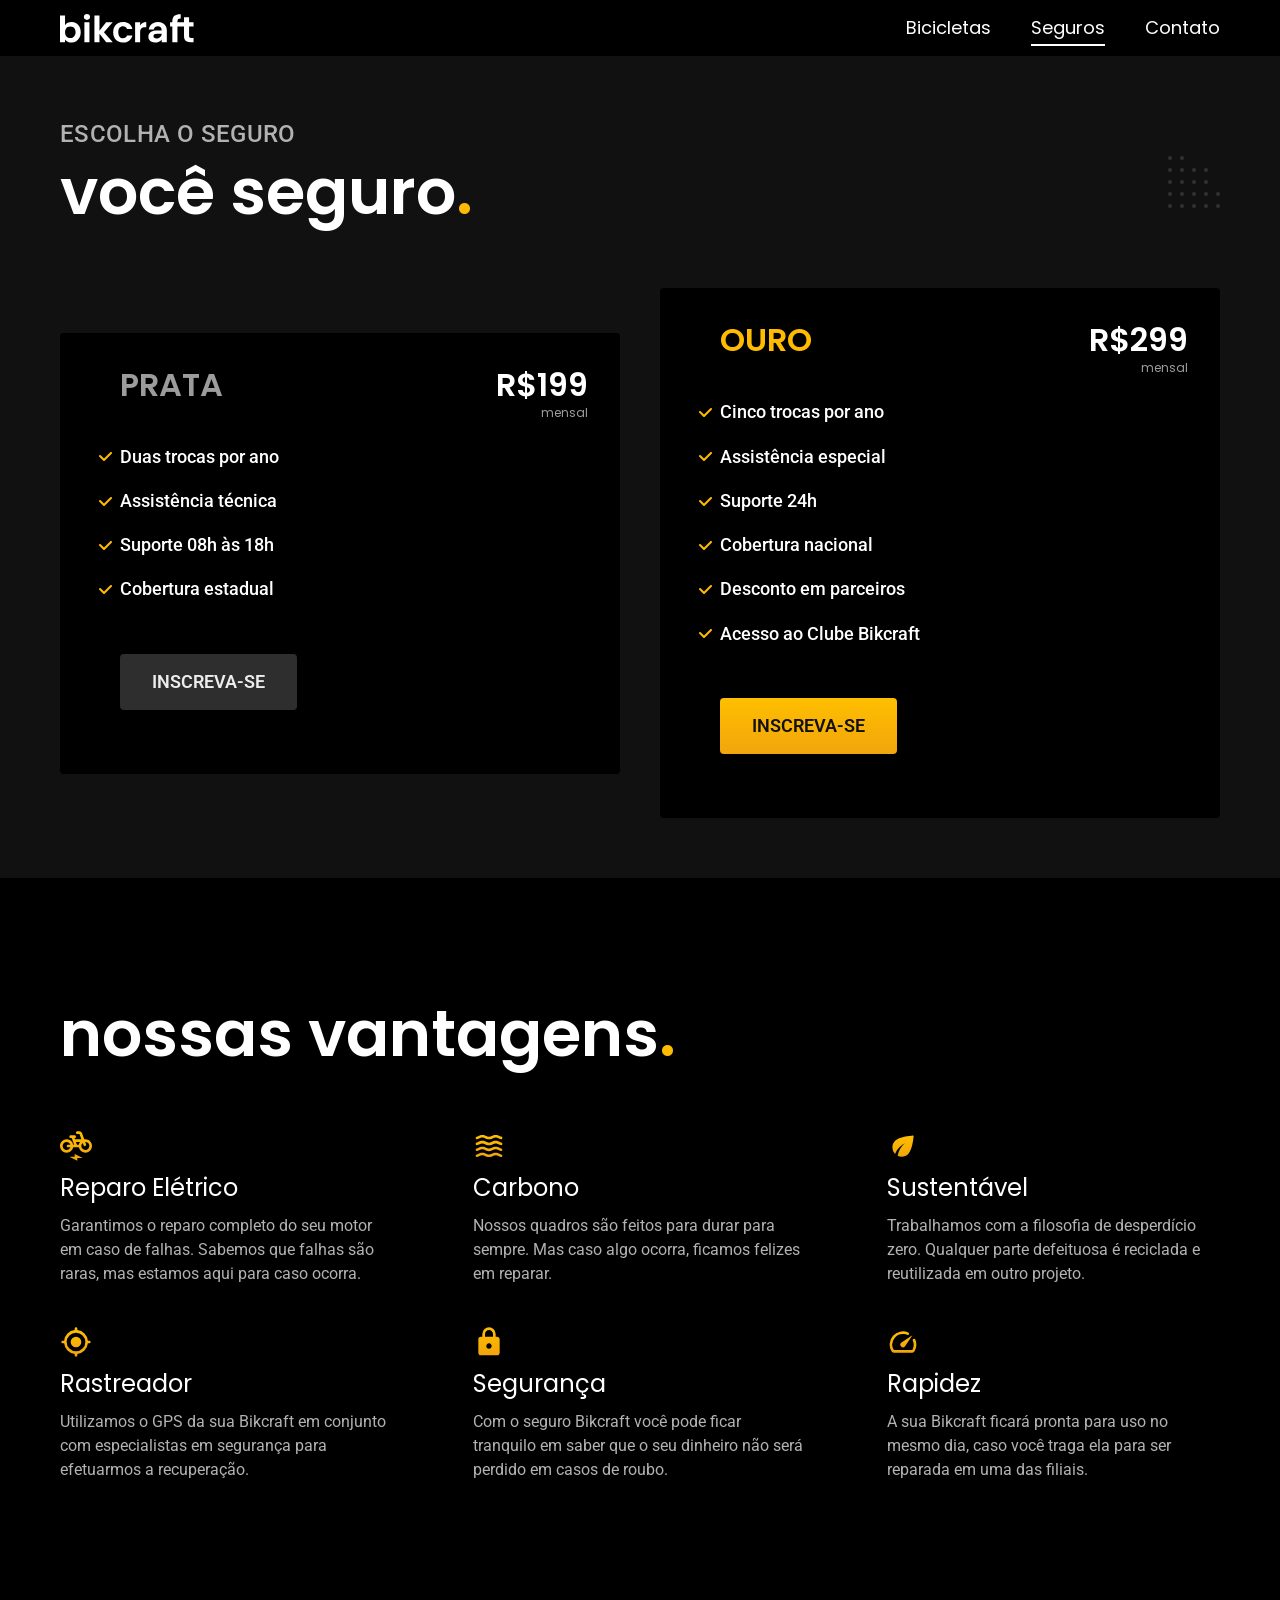
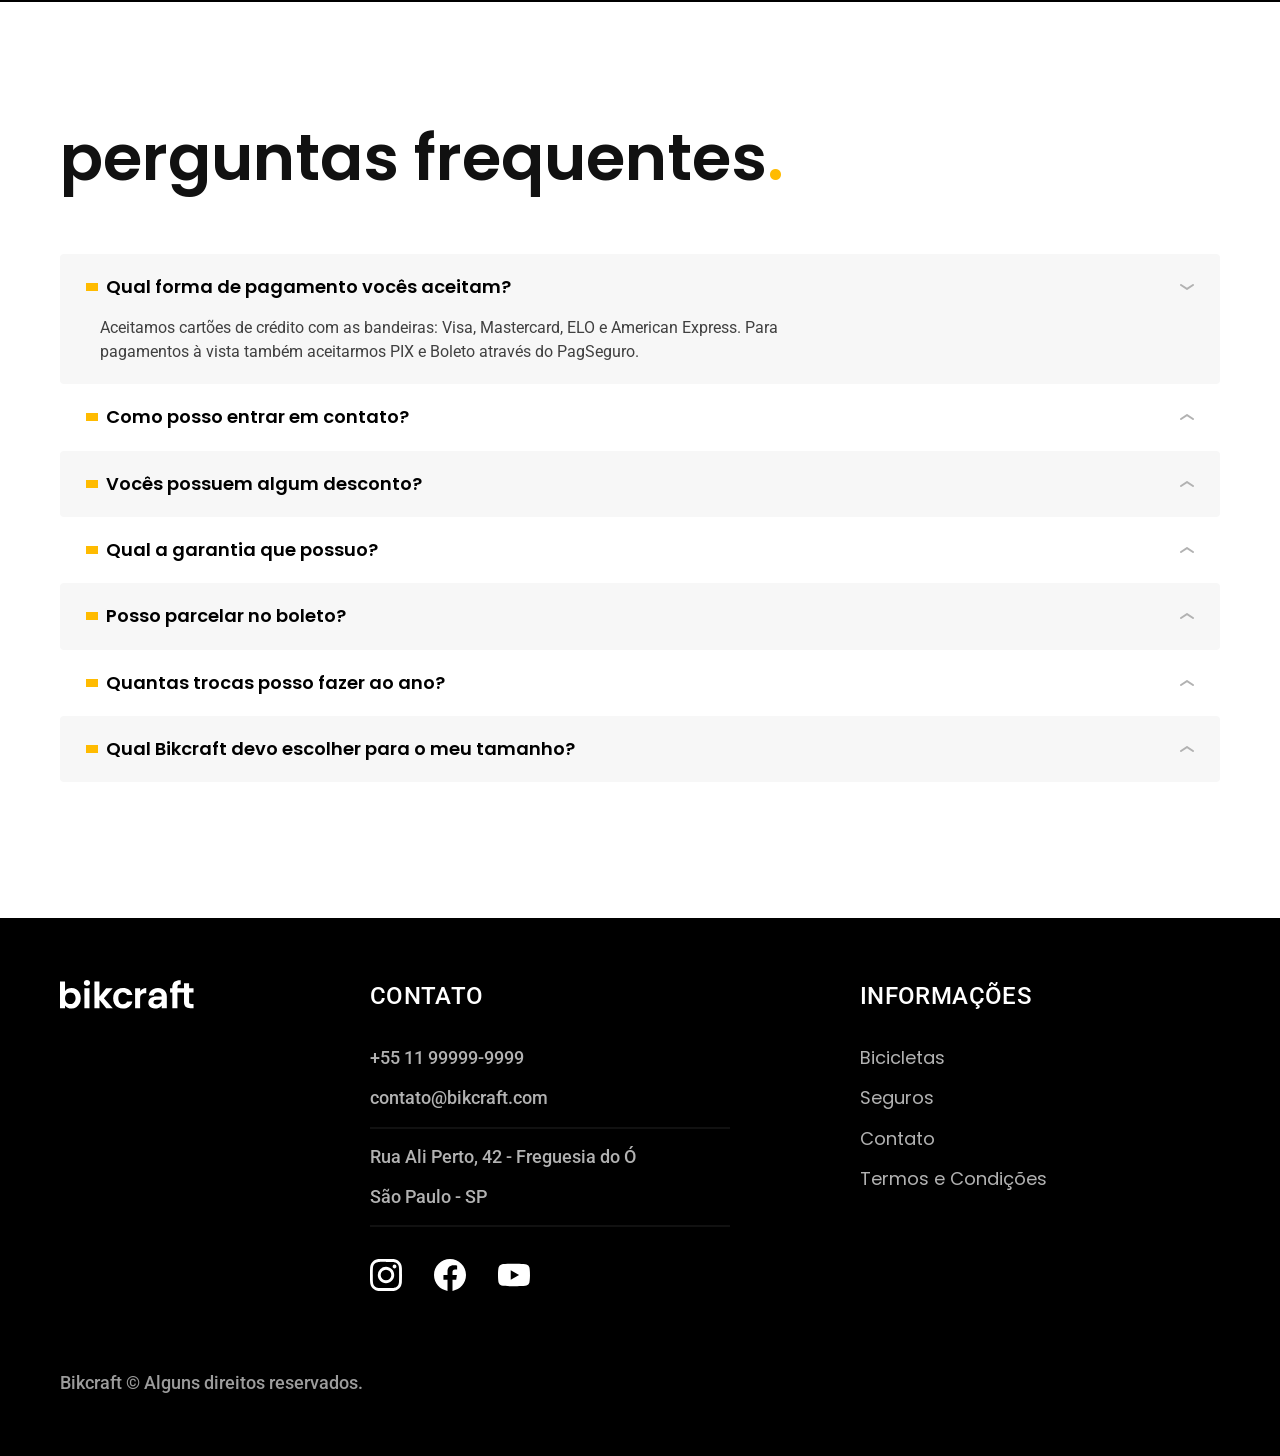
<file: seguros.html>
<!DOCTYPE html>
<html lang="pt-br">

<head>
    <meta charset="UTF-8">  
    <meta name="viewport" content="width=device-width, initial-scale=1.0">
    <title>Seguros | Bikcraft - Bicicletas Eletricas</title>
    <meta name="description" content="Seguros">
    <link rel="icon" href="./img/favicon.svg" type="image;/svg+xml">
    <link rel="preload" href="./css/style.css" as="style">
    <link rel="stylesheet" href="./css/style.css">
    <link rel="preconnect" href="https://fonts.googleapis.com">
    <link rel="preconnect" href="https://fonts.gstatic.com" crossorigin>
    <link
        href="https://fonts.googleapis.com/css2?family=Merriweather:ital,opsz,wght@0,18..144,300..900;1,18..144,300..900&family=Poppins:wght@400;600&family=Roboto:ital,wght@0,100..900;1,100..900&display=swap"
        rel="stylesheet">
</head>

<body id="seguros">
    <header class="header-bg">
        <div class="header container">
            <a href="./">
                <img src="./img/bikcraft.svg" alt="Bikcraft">
            </a>
            <nav aria-label="primaria">
                <ul class="header-menu font-1-m cor-00">
                    <li><a href="./bicicletas.html">Bicicletas</a></li>
                    <li><a href="./seguros.html">Seguros</a></li>
                    <li><a href="./contato.html">Contato</a></li>
                </ul>
            </nav>
        </div>
    </header>

    <main class="seguros-bg">
        <div class="titulo-bg">
            <div class="titulo container">
                <p class="font-2-l-b cor-05">escolha o seguro</p>
                <h1 class="font-1-xxl cor-00">você seguro<span class="primary-1">.</span></h1>
            </div>
        </div>

        <div class="seguros container">
            <div class="seguros-item">
                <h3 class="font-1-xl cor-06">PRATA</h3>
                <span class="font-1-xl cor-00">R$199 <span class="font-1-xs cor-06">mensal</span></span>
                <ul class="font-2-m cor-00">
                    <li>Duas trocas por ano</li>
                    <li>Assistência técnica</li>
                    <li>Suporte 08h às 18h</li>
                    <li>Cobertura estadual</li>
                </ul>
                <a class="botao secundario" href="./orcamento.html?tipo=seguro&produto=prata">Inscreva-se</a>
            </div>
            <div class="seguros-item">
                <h3 class="font-1-xl primary-1">OURO</h3>
                <span class="font-1-xl cor-00">R$299 <span class="font-1-xs cor-06">mensal</span></span>
                <ul class="font-2-m cor-00">
                    <li>Cinco trocas por ano</li>
                    <li>Assistência especial</li>
                    <li>Suporte 24h</li>
                    <li>Cobertura nacional</li>
                    <li>Desconto em parceiros</li>
                    <li>Acesso ao Clube Bikcraft</li>
                </ul>
                <a class="botao" href="./orcamento.html?tipo=seguro&produto=ouro">Inscreva-se</a>
            </div>
        </div>
    </main>

    <article class="vantagens-bg">
        <div class="vantagens container">
            <h2 class="font-1-xxl cor-00">nossas vantagens<span class="primary-1">.</span></h2>
            <ul>
                <li>
                    <img src="./img/icones/eletrica.svg" alt="">
                    <h3 class="font-1-l cor-00">Reparo Elétrico</h3>
                    <p class="font-2-s cor-05">Garantimos o reparo completo do seu motor em caso de falhas. Sabemos que
                        falhas são raras, mas estamos aqui para caso ocorra.</p>
                </li>
                <li>
                    <img src="./img/icones/carbono.svg" alt="">
                    <h3 class="font-1-l cor-00">Carbono</h3>
                    <p class="font-2-s cor-05">Nossos quadros são feitos para durar para sempre. Mas caso algo ocorra,
                        ficamos felizes em reparar.</p>
                </li>
                <li>
                    <img src="./img/icones/sustentavel.svg" alt="">
                    <h3 class="font-1-l cor-00">Sustentável</h3>
                    <p class="font-2-s cor-05">Trabalhamos com a filosofia de desperdício zero. Qualquer parte
                        defeituosa
                        é reciclada e reutilizada em outro projeto.</p>
                </li>
                <li>
                    <img src="./img/icones/rastreador.svg" alt="">
                    <h3 class="font-1-l cor-00">Rastreador</h3>
                    <p class="font-2-s cor-05">Utilizamos o GPS da sua Bikcraft em conjunto com especialistas em
                        segurança para efetuarmos a recuperação.</p>
                </li>
                <li>
                    <img src="./img/icones/seguro.svg" alt="">
                    <h3 class="font-1-l cor-00">Segurança</h3>
                    <p class="font-2-s cor-05">Com o seguro Bikcraft você pode ficar tranquilo em saber que o seu
                        dinheiro não será perdido em casos de roubo.</p>
                </li>
                <li>
                    <img src="./img/icones/velocidade.svg" alt="">
                    <h3 class="font-1-l cor-00">Rapidez</h3>
                    <p class="font-2-s cor-05">A sua Bikcraft ficará pronta para uso no mesmo dia, caso você traga ela
                        para ser reparada em uma das filiais.</p>
                </li>
            </ul>
        </div>
    </article>

    <article>
        <div class="perguntas container">
            <h2 class="font-1-xxl">perguntas frequentes<span class="primary-1">.</span></h2>
            <dl>
                <div>
                    <dt><button class="font-1-m-b" aria-controls="pergunta1" aria-expanded="true">Qual forma de pagamento vocês aceitam?</button></dt>
                    <dd id="pergunta1" class="font-2-s cor-09 ativa">Aceitamos cartões de crédito com as bandeiras: Visa, Mastercard, ELO e
                        American Express. Para pagamentos à vista também aceitarmos PIX e Boleto através do PagSeguro.
                    </dd>
                </div>
                <div>
                    <dt><button class="font-1-m-b" aria-controls="pergunta2" aria-expanded="false">Como posso entrar em contato?</button></dt>
                    <dd id="pergunta2" class="font-2-s cor-09">Aceitamos cartões de crédito com as bandeiras: Visa, Mastercard, ELO e
                        American Express. Para pagamentos à vista também aceitarmos PIX e Boleto através do PagSeguro.
                    </dd>
                </div>
                <div>
                    <dt><button class="font-1-m-b" aria-controls="pergunta3" aria-expanded="false">Vocês possuem algum desconto?</button></dt>
                    <dd id="pergunta3" class="font-2-s cor-09">Aceitamos cartões de crédito com as bandeiras: Visa, Mastercard, ELO e
                        American Express. Para pagamentos à vista também aceitarmos PIX e Boleto através do PagSeguro.
                    </dd>
                </div>
                <div>
                    <dt><button class="font-1-m-b" aria-controls="pergunta4" aria-expanded="false">Qual a garantia que possuo?</button></dt>
                    <dd id="pergunta4" class="font-2-s cor-09">Aceitamos cartões de crédito com as bandeiras: Visa, Mastercard, ELO e
                        American Express. Para pagamentos à vista também aceitarmos PIX e Boleto através do PagSeguro.
                    </dd>
                </div>
                <div>
                    <dt><button class="font-1-m-b" aria-controls="pergunta5" aria-expanded="false">Posso parcelar no boleto?</button></dt>
                    <dd id="pergunta5" class="font-2-s cor-09">Aceitamos cartões de crédito com as bandeiras: Visa, Mastercard, ELO e
                        American Express. Para pagamentos à vista também aceitarmos PIX e Boleto através do PagSeguro.
                    </dd>
                </div>
                <div>
                    <dt><button class="font-1-m-b" aria-controls="pergunta6" aria-expanded="false">Quantas trocas posso fazer ao ano?</button></dt>
                    <dd id="pergunta6" class="font-2-s cor-09">Aceitamos cartões de crédito com as bandeiras: Visa, Mastercard, ELO e
                        American Express. Para pagamentos à vista também aceitarmos PIX e Boleto através do PagSeguro.
                    </dd>
                </div>
                <div>
                    <dt><button class="font-1-m-b" aria-controls="pergunta7" aria-expanded="false">Qual Bikcraft devo escolher para o meu tamanho?</button></dt>
                    <dd id="pergunta7" class="font-2-s cor-09">Aceitamos cartões de crédito com as bandeiras: Visa, Mastercard, ELO e
                        American Express. Para pagamentos à vista também aceitarmos PIX e Boleto através do PagSeguro.
                    </dd>
                </div>
            </dl>
        </div>
    </article>

    <footer class="footer-bg">
        <div class="footer container">
            <img src="./img/bikcraft.svg" alt="Bikcraft">
            <div class="footer-contato">
                <h3 class="font-2-l-b cor-00">Contato</h3>
                <ul class="font-2-m cor-05">
                    <li>
                        <a href="tel:+5511999999999">+55 11 99999-9999</a>
                    </li>
                    <li>
                        <a href="mailto:contato@bikcraft.com">contato@bikcraft.com</a>
                    </li>
                    <li>Rua Ali Perto, 42 - Freguesia do Ó</li>
                    <li>São Paulo - SP</li>
                </ul>
                <div class="footer-redes">
                    <a href="./">
                        <img src="./img/redes/instagram.svg" alt="instagram">
                    </a>
                    <a href="./">
                        <img src="./img/redes/facebook.svg" alt="facebook">
                    </a>
                    <a href="./">
                        <img src="./img/redes/youtube.svg" alt="youtube">
                    </a>
                </div>
            </div>
            <div>
                <h3 class="font-2-l-b cor-00">Informações</h3>
                <nav>
                    <ul class="font-1-m cor-05">
                        <li><a href="./bicicletas.html">Bicicletas</a></li>
                        <li><a href="./seguros.html">Seguros</a></li>
                        <li><a href="./contato.html">Contato</a></li>
                        <li><a href="./termos.html">Termos e Condições</a></li>
                    </ul>
                </nav>
            </div>
            <p class="footer-copy font-2-m cor-06">Bikcraft © Alguns direitos reservados.</p>
        </div>
    </footer>
    <script src="./js/script.js"></script>
</body>

</html>
</file>
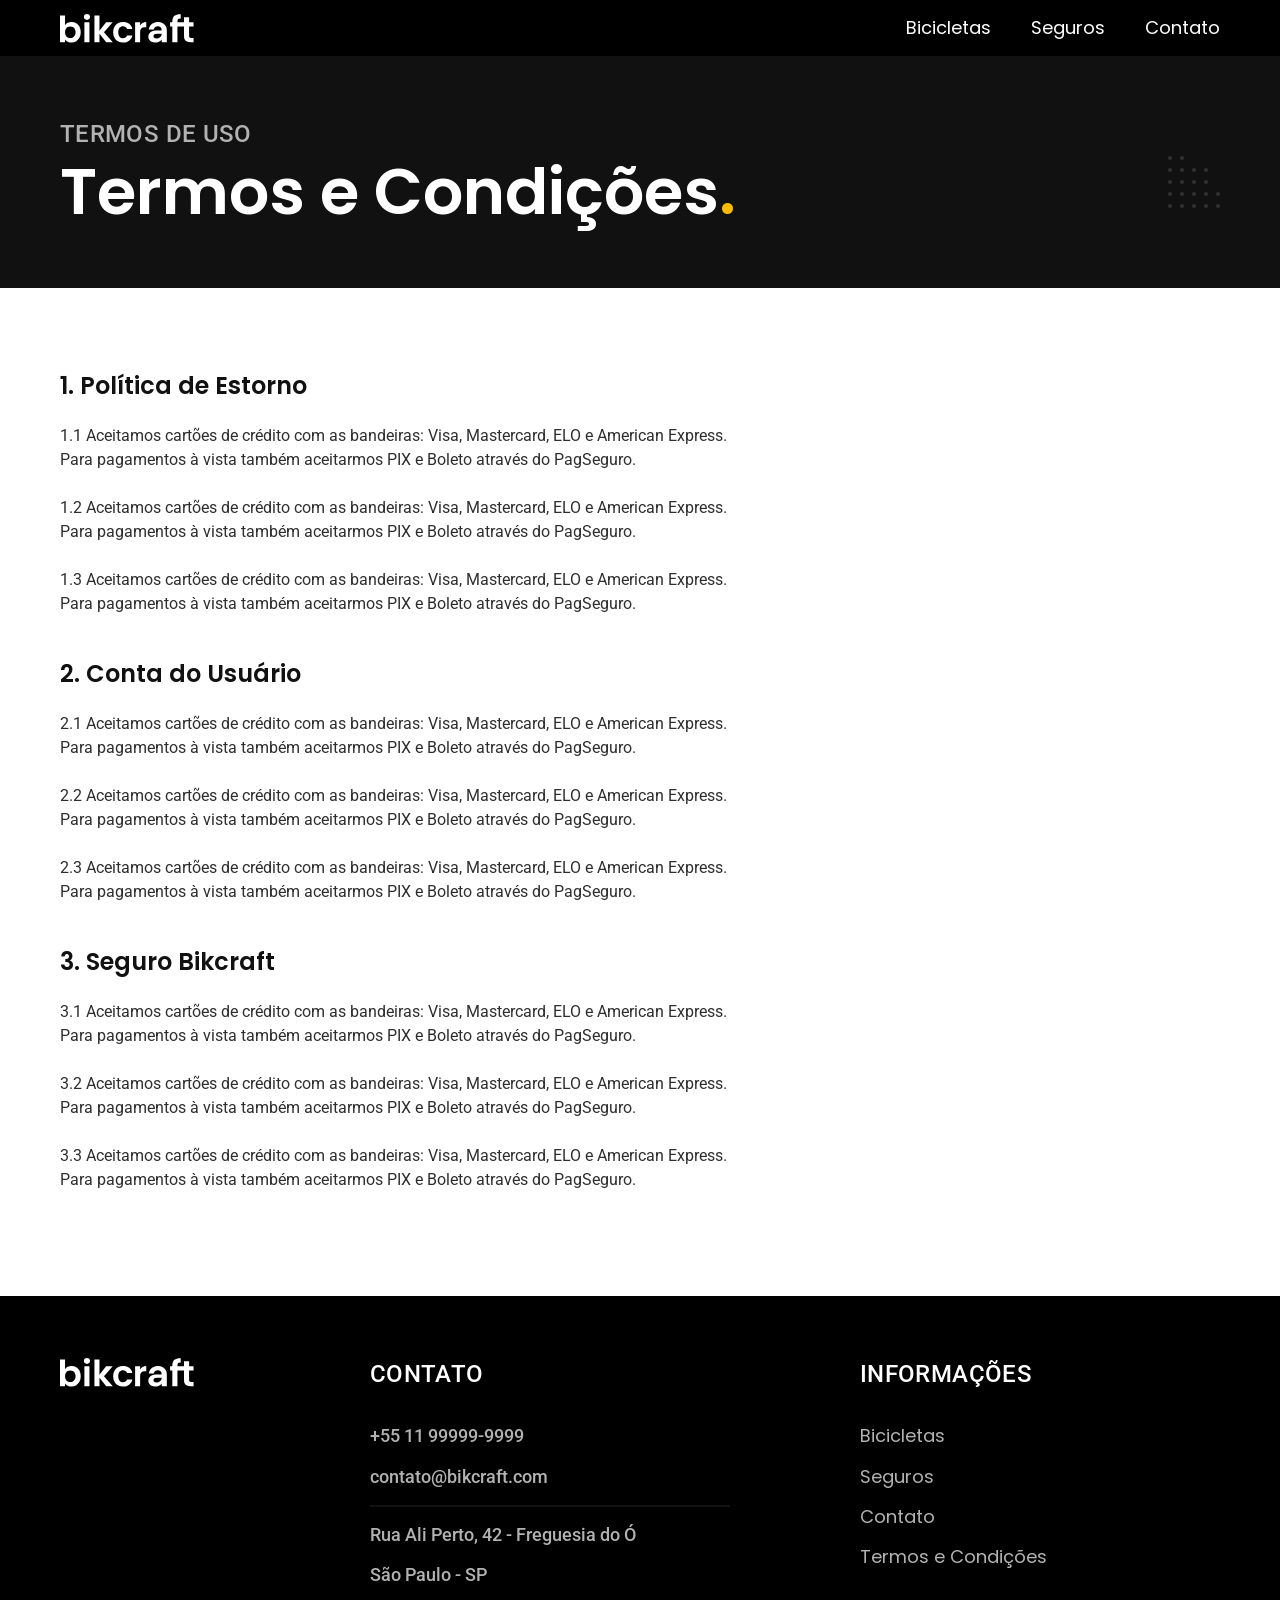
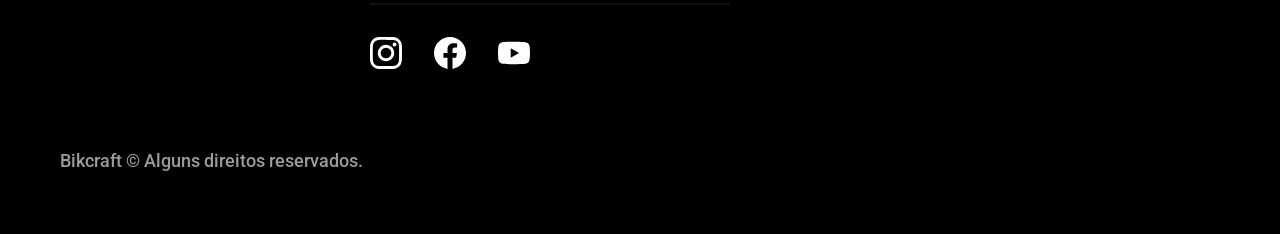
<file: termos.html>
<!DOCTYPE html>
<html lang="pt-br">

<head>
    <meta charset="UTF-8">
    <meta name="viewport" content="width=device-width, initial-scale=1.0">
    <title>Termos e Condições | Bikcraft - Bicicletas Eletricas</title>
    <meta name="description" content="Termos e Condições">
    <link rel="icon" href="./img/favicon.svg" type="image;/svg+xml">
    <link rel="preload" href="./css/style.css" as="style">
    <link rel="stylesheet" href="./css/style.css">
    <link rel="preconnect" href="https://fonts.googleapis.com">
    <link rel="preconnect" href="https://fonts.gstatic.com" crossorigin>
    <link
        href="https://fonts.googleapis.com/css2?family=Merriweather:ital,opsz,wght@0,18..144,300..900;1,18..144,300..900&family=Poppins:wght@400;600&family=Roboto:ital,wght@0,100..900;1,100..900&display=swap"
        rel="stylesheet">
</head>

<body id="termos">
    <header class="header-bg">
        <div class="header container">
            <a href="./">
                <img src="./img/bikcraft.svg" alt="Bikcraft">
            </a>
            <nav aria-label="primaria">
                <ul class="header-menu font-1-m cor-00">
                    <li><a href="./bicicletas.html">Bicicletas</a></li>
                    <li><a href="./seguros.html">Seguros</a></li>
                    <li><a href="./contato.html">Contato</a></li>
                </ul>
            </nav>
        </div>
    </header>

    <main>
        <div class="titulo-bg">
            <div class="titulo container">
                <p class="font-2-l-b cor-05">Termos de uso</p>
                <h1 class="font-1-xxl cor-00">Termos e Condições<span class="primary-1">.</span></h1>
            </div>
        </div>
        <div class="termos container font-2-s cor-10">
            <h2 class="font-1-l cor-11">1. Política de Estorno</h2>
            <p>1.1 Aceitamos cartões de crédito com as bandeiras: Visa, Mastercard, ELO e American Express. Para
                pagamentos à vista também aceitarmos PIX e Boleto através do PagSeguro.</p>
            <p>1.2 Aceitamos cartões de crédito com as bandeiras: Visa, Mastercard, ELO e American Express. Para
                pagamentos à vista também aceitarmos PIX e Boleto através do PagSeguro.</p>
            <p>1.3 Aceitamos cartões de crédito com as bandeiras: Visa, Mastercard, ELO e American Express. Para
                pagamentos à vista também aceitarmos PIX e Boleto através do PagSeguro.</p>
            <h2 class="font-1-l cor-11">2. Conta do Usuário</h2>
            <p>2.1 Aceitamos cartões de crédito com as bandeiras: Visa, Mastercard, ELO e American Express. Para
                pagamentos à vista também aceitarmos PIX e Boleto através do PagSeguro.</p>
            <p>2.2 Aceitamos cartões de crédito com as bandeiras: Visa, Mastercard, ELO e American Express. Para
                pagamentos à vista também aceitarmos PIX e Boleto através do PagSeguro.</p>
            <p>2.3 Aceitamos cartões de crédito com as bandeiras: Visa, Mastercard, ELO e American Express. Para
                pagamentos à vista também aceitarmos PIX e Boleto através do PagSeguro.</p>
            <h2 class="font-1-l cor-11">3. Seguro Bikcraft</h2>
            <p>3.1 Aceitamos cartões de crédito com as bandeiras: Visa, Mastercard, ELO e American Express. Para
                pagamentos à vista também aceitarmos PIX e Boleto através do PagSeguro.</p>
            <p>3.2 Aceitamos cartões de crédito com as bandeiras: Visa, Mastercard, ELO e American Express. Para
                pagamentos à vista também aceitarmos PIX e Boleto através do PagSeguro.</p>
            <p>3.3 Aceitamos cartões de crédito com as bandeiras: Visa, Mastercard, ELO e American Express. Para
                pagamentos à vista também aceitarmos PIX e Boleto através do PagSeguro.</p>
        </div>
    </main>

    <footer class="footer-bg">
        <div class="footer container">
            <img src="./img/bikcraft.svg" alt="Bikcraft">
            <div class="footer-contato">
                <h3 class="font-2-l-b cor-00">Contato</h3>
                <ul class="font-2-m cor-05">
                    <li>
                        <a href="tel:+5511999999999">+55 11 99999-9999</a>
                    </li>
                    <li>
                        <a href="mailto:contato@bikcraft.com">contato@bikcraft.com</a>
                    </li>
                    <li>Rua Ali Perto, 42 - Freguesia do Ó</li>
                    <li>São Paulo - SP</li>
                </ul>
                <div class="footer-redes">
                    <a href="./">
                        <img src="./img/redes/instagram.svg" alt="instagram">
                    </a>
                    <a href="./">
                        <img src="./img/redes/facebook.svg" alt="facebook">
                    </a>
                    <a href="./">
                        <img src="./img/redes/youtube.svg" alt="youtube">
                    </a>
                </div>
            </div>
            <div>
                <h3 class="font-2-l-b cor-00">Informações</h3>
                <nav>
                    <ul class="font-1-m cor-05">
                        <li><a href="./bicicletas.html">Bicicletas</a></li>
                        <li><a href="./seguros.html">Seguros</a></li>
                        <li><a href="./contato.html">Contato</a></li>
                        <li><a href="./termos.html">Termos e Condições</a></li>
                    </ul>
                </nav>
            </div>
            <p class="footer-copy font-2-m cor-06">Bikcraft © Alguns direitos reservados.</p>
        </div>
    </footer>
    <script src="./js/script.js"></script>
</body>

</html>
</file>
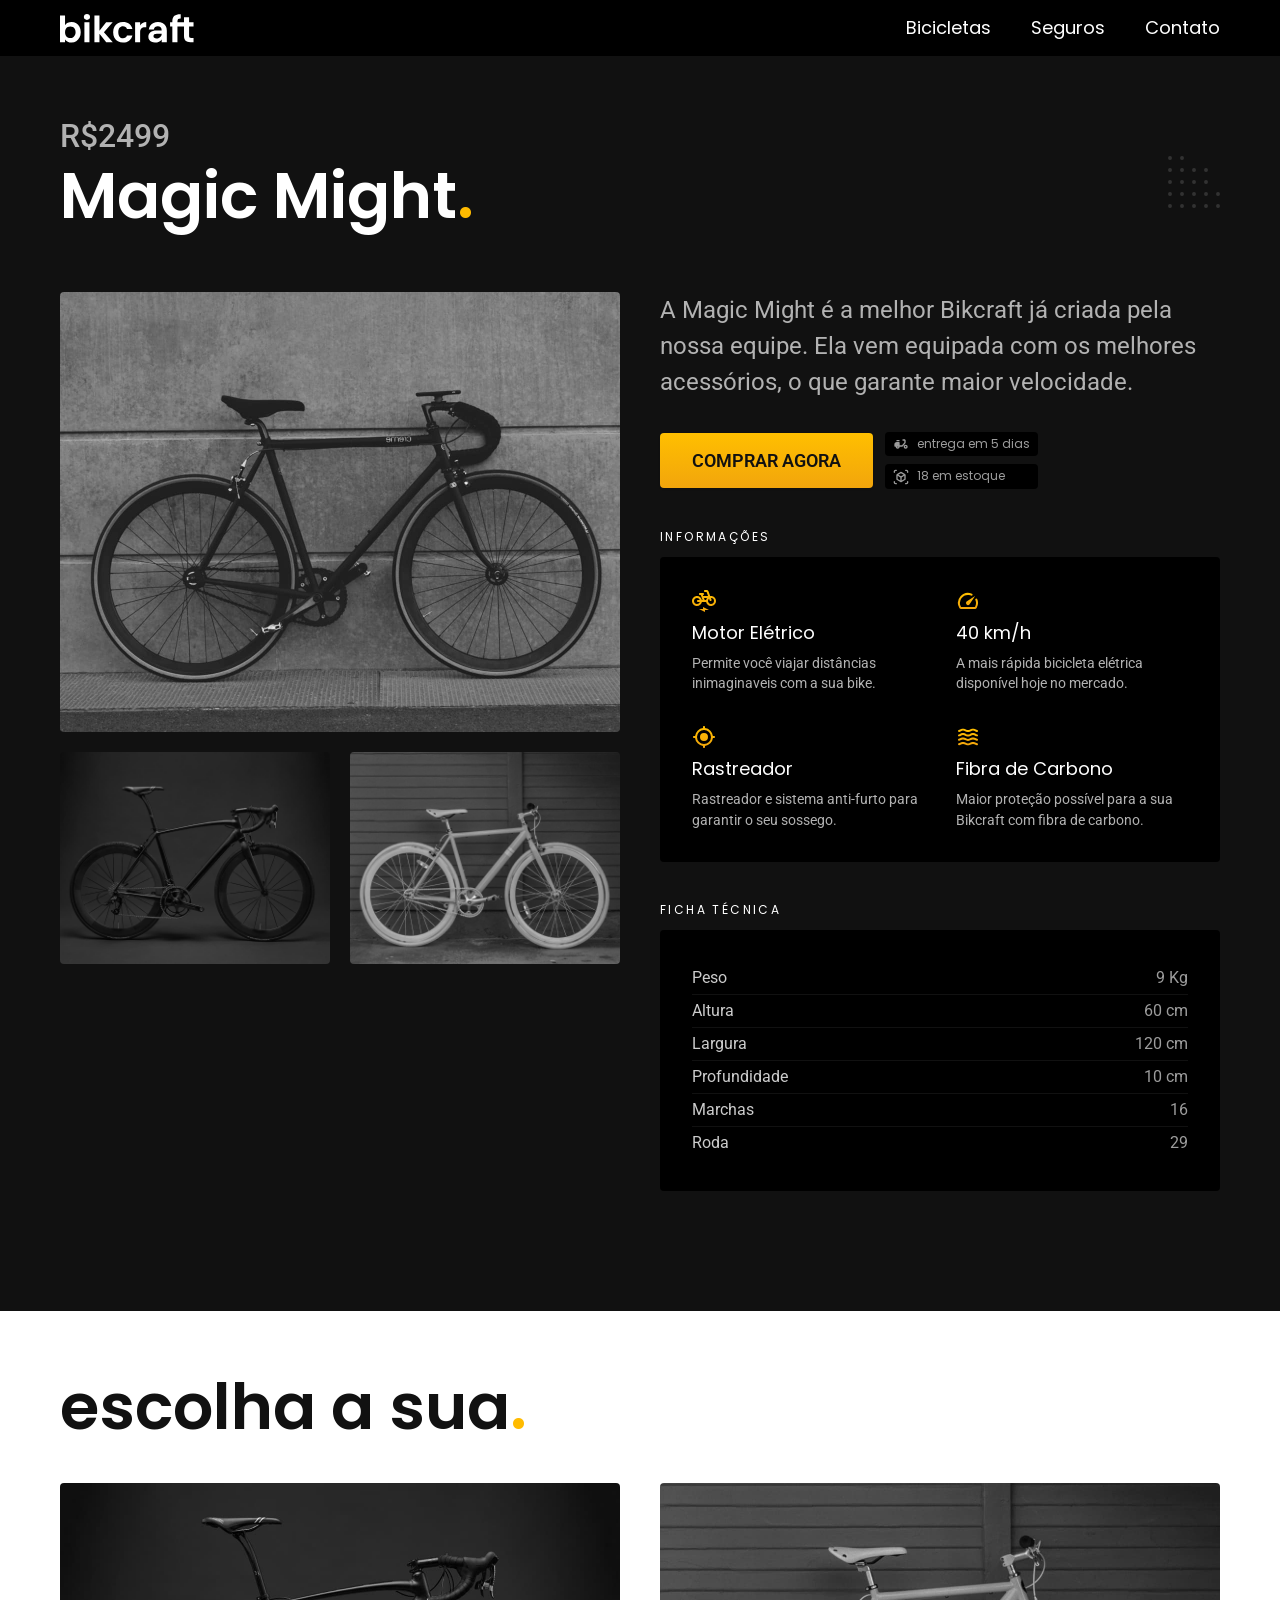
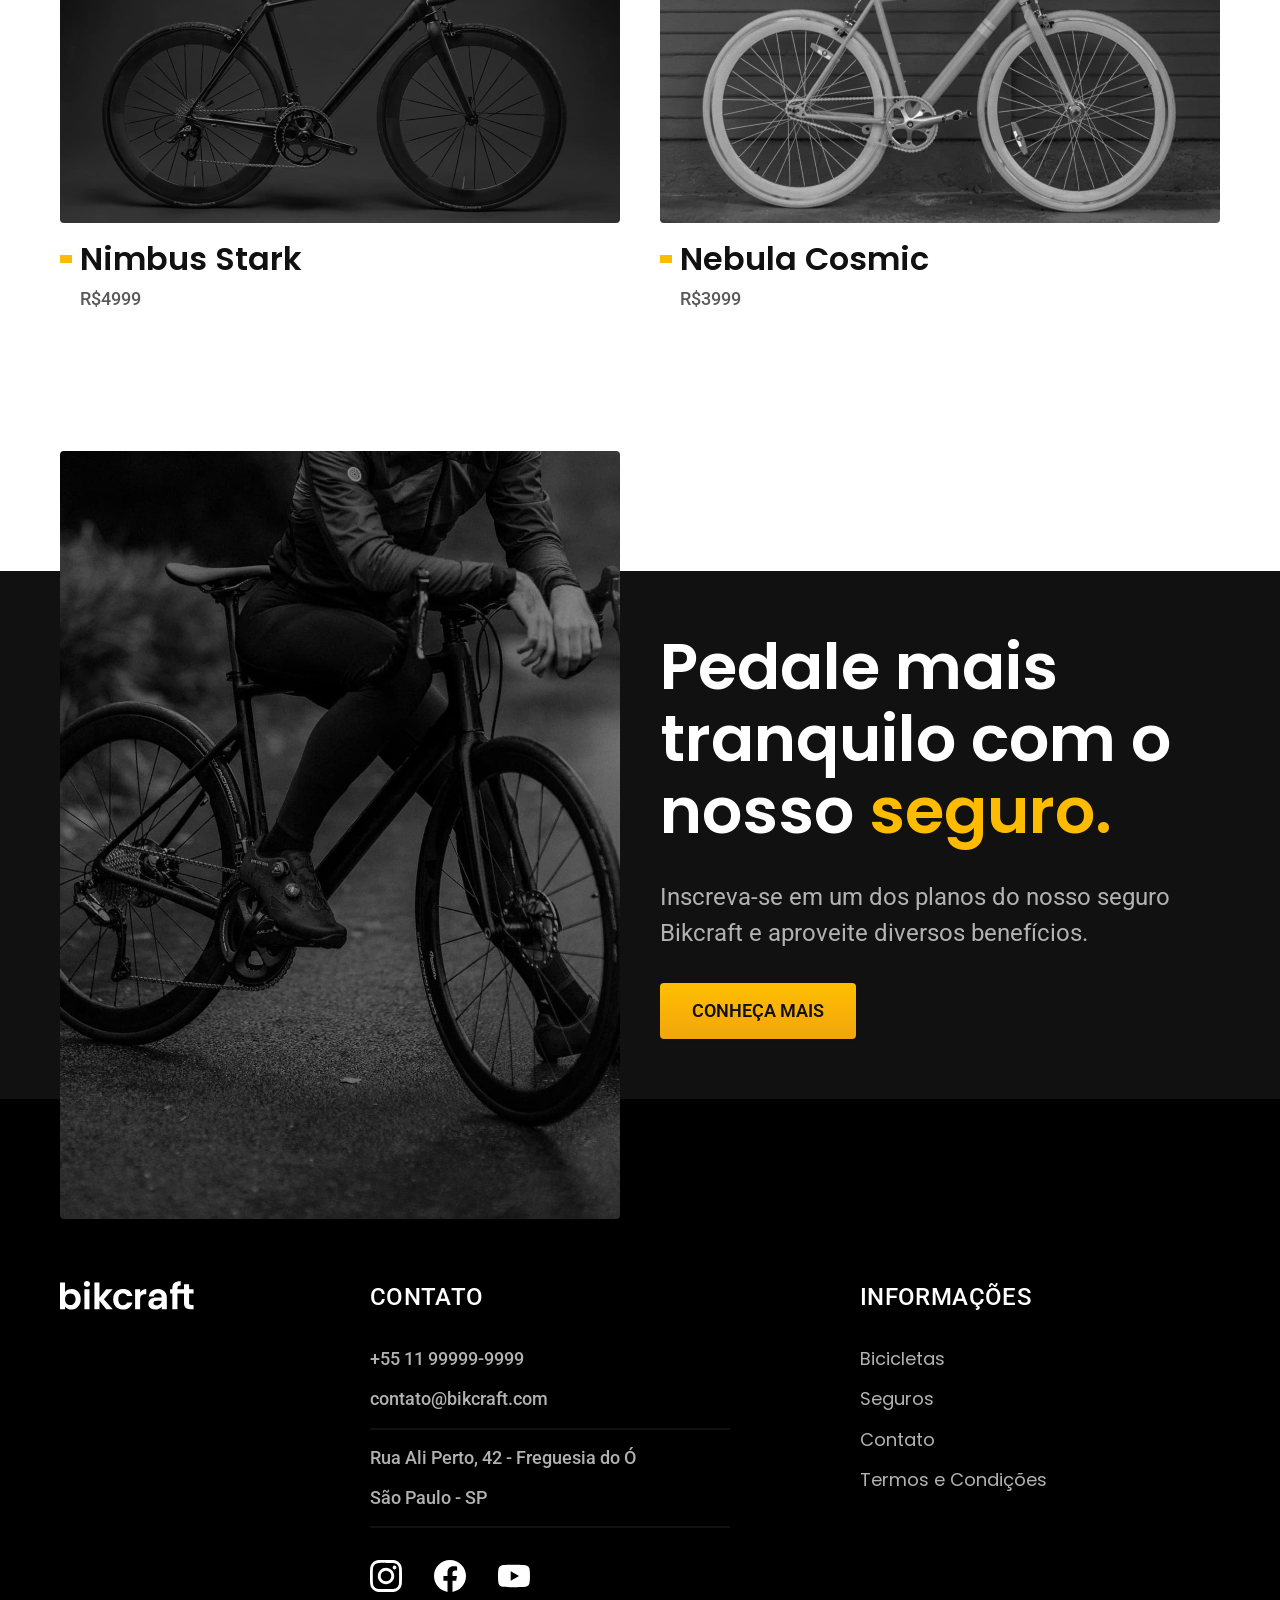
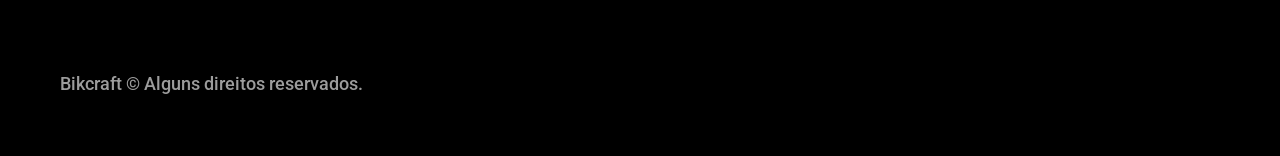
<file: bicicletas/magic.html>
<!DOCTYPE html>
<html lang="pt-br">

<head>
    <meta charset="UTF-8">
    <meta name="viewport" content="width=device-width, initial-scale=1.0">
    <title>Magic Might | Bikcraft - Bicicletas Eletricas</title>
    <meta name="description" content="Magic Might">
    <link rel="icon" href="../img/favicon.svg" type="image;/svg+xml">
    <link rel="preload" href="../css/style.css" as="style">
    <link rel="stylesheet" href="../css/style.css">
    <link rel="preconnect" href="https://fonts.googleapis.com">
    <link rel="preconnect" href="https://fonts.gstatic.com" crossorigin>
    <link
        href="https://fonts.googleapis.com/css2?family=Merriweather:ital,opsz,wght@0,18..144,300..900;1,18..144,300..900&family=Poppins:wght@400;600&family=Roboto:ital,wght@0,100..900;1,100..900&display=swap"
        rel="stylesheet">
</head>

<body id="bicicleta">
    <header class="header-bg">
        <div class="header container">
            <a href="../">
                <img src="../img/bikcraft.svg" alt="Bikcraft">
            </a>
            <nav aria-label="primaria">
                <ul class="header-menu font-1-m cor-00">
                    <li><a href="../bicicletas.html">Bicicletas</a></li>
                    <li><a href="../seguros.html">Seguros</a></li>
                    <li><a href="../contato.html">Contato</a></li>
                </ul>
            </nav>
        </div>
    </header>

    <main class="titulo-bg">
        <div>
            <div class="titulo container">
                <p class="font-2-xl cor-05">R$2499</p>
                <h1 class="font-1-xxl cor-00">Magic Might<span class="primary-1">.</span></h1>
            </div>
        </div>
        <div class="bicicleta container">
            <div class="bicicleta-imagens">
                <img src="../img/bicicleta/nimbus2.jpg" alt="">
                <img src="../img/bicicleta/nimbus1.jpg" alt="">
                <img src="../img/bicicleta/nimbus3.jpg" alt="">
            </div>
            <div class="bicicleta-conteudo">
                <p class="font-2-l cor-05">A Magic Might é a melhor Bikcraft já criada pela nossa equipe. Ela vem
                    equipada com os melhores acessórios, o que garante maior velocidade. </p>
                <div class="bicicleta-comprar">
                    <a class="botao" href="../orcamento.html?tipo=bikcraft&produto=magic">Comprar Agora</a>
                    <span class="font-1-xs cor-06"><img src="../img/icones/entrega.svg" alt="">entrega em 5 dias</span>
                    <span class="font-1-xs cor-06"><img src="../img/icones/estoque.svg" alt="">18 em estoque</span>
                </div>
                <h2 class="font-1-xs cor-00">Informações</h2>
                <ul class="bicicleta-informacoes">
                    <li>
                        <img src="../img/icones/eletrica.svg" alt="">
                        <h3 class="font-1-m cor-00">Motor Elétrico</h3>
                        <p class="font-2-xs cor-05">Permite você viajar distâncias inimaginaveis com a sua bike.</p>
                    </li>
                    <li>
                        <img src="../img/icones/velocidade.svg" alt="">
                        <h3 class="font-1-m cor-00">40 km/h</h3>
                        <p class="font-2-xs cor-05">A mais rápida bicicleta elétrica disponível hoje no mercado.</p>
                    </li>
                    <li>
                        <img src="../img/icones/rastreador.svg" alt="">
                        <h3 class="font-1-m cor-00">Rastreador</h3>
                        <p class="font-2-xs cor-05">Rastreador e sistema anti-furto para garantir o seu sossego.</p>
                    </li>
                    <li>
                        <img src="../img/icones/carbono.svg" alt="">
                        <h3 class="font-1-m cor-00">Fibra de Carbono</h3>
                        <p class="font-2-xs cor-05">Maior proteção possível para a sua Bikcraft com fibra de carbono.
                        </p>
                    </li>
                </ul>
                <h2 class="font-1-xs cor-00">Ficha Técnica</h2>
                <ul class="bicicleta-ficha font-2-s cor-04">
                    <li>Peso <span>9 Kg</span></li>
                    <li>Altura <span>60 cm</span></li>
                    <li>Largura <span>120 cm</span></li>
                    <li>Profundidade <span>10 cm</span></li>
                    <li>Marchas <span>16</span></li>
                    <li>Roda <span>29</span></li>
                </ul>
            </div>
        </div>
    </main>

    <article class="bicicletas-lista container">
        <h2 class="font-1-xxl">escolha a sua<span class="primary-1">.</span></h2>
        <ul>
            <li>
                <a href="../bicicletas/nimbus.html">
                    <img src="../img/bicicletas/nimbus.jpg" alt="bicicleta preta">
                    <h3 class="font-1-xl">Nimbus Stark</h3>
                    <span class="font-2-m cor-08">R$4999</span>
                </a>
            </li>
            <li>
                <a href="../bicicletas/nebula.html">
                    <img src="../img/bicicletas/nebula.jpg" alt="bicicleta preta">
                    <h3 class="font-1-xl">Nebula Cosmic</h3>
                    <span class="font-2-m cor-08">R$3999</span>
                </a>
            </li>
        </ul>
    </article>

    <article class="seguro-bg">
        <div class="seguro container">
            <div class="seguro-imagem">
                <img src="../img/fotos/seguros.jpg" alt="Pessoa parada em cima de uma bicicleta.">
            </div>
            <div class="seguro-conteudo">
                <h2 class="font-1-xxl cor-00">Pedale mais tranquilo com o nosso <span class="primary-1">seguro.</span>
                </h2>
                <p class="font-2-l cor-05">Inscreva-se em um dos planos do nosso seguro Bikcraft e aproveite diversos
                    benefícios.</p>
                <a class="botao" href="../seguros.html">Conheça Mais</a>
            </div>
        </div>
    </article>

    <footer class="footer-bg">
        <div class="footer container">
            <img src="../img/bikcraft.svg" alt="Bikcraft">
            <div class="footer-contato">
                <h3 class="font-2-l-b cor-00">Contato</h3>
                <ul class="font-2-m cor-05">
                    <li>
                        <a href="tel:+5511999999999">+55 11 99999-9999</a>
                    </li>
                    <li>
                        <a href="mailto:contato@bikcraft.com">contato@bikcraft.com</a>
                    </li>
                    <li>Rua Ali Perto, 42 - Freguesia do Ó</li>
                    <li>São Paulo - SP</li>
                </ul>
                <div class="footer-redes">
                    <a href="../">
                        <img src="../img/redes/instagram.svg" alt="instagram">
                    </a>
                    <a href="../">
                        <img src="../img/redes/facebook.svg" alt="facebook">
                    </a>
                    <a href="../">
                        <img src="../img/redes/youtube.svg" alt="youtube">
                    </a>
                </div>
            </div>
            <div>
                <h3 class="font-2-l-b cor-00">Informações</h3>
                <nav>
                    <ul class="font-1-m cor-05">
                        <li><a href="../bicicletas.html">Bicicletas</a></li>
                        <li><a href="../seguros.html">Seguros</a></li>
                        <li><a href="../contato.html">Contato</a></li>
                        <li><a href="../termos.html">Termos e Condições</a></li>
                    </ul>
                </nav>
            </div>
            <p class="footer-copy font-2-m cor-06">Bikcraft © Alguns direitos reservados.</p>
        </div>
    </footer>
    <script src="../js/script.js"></script>
</body>

</html>
</file>
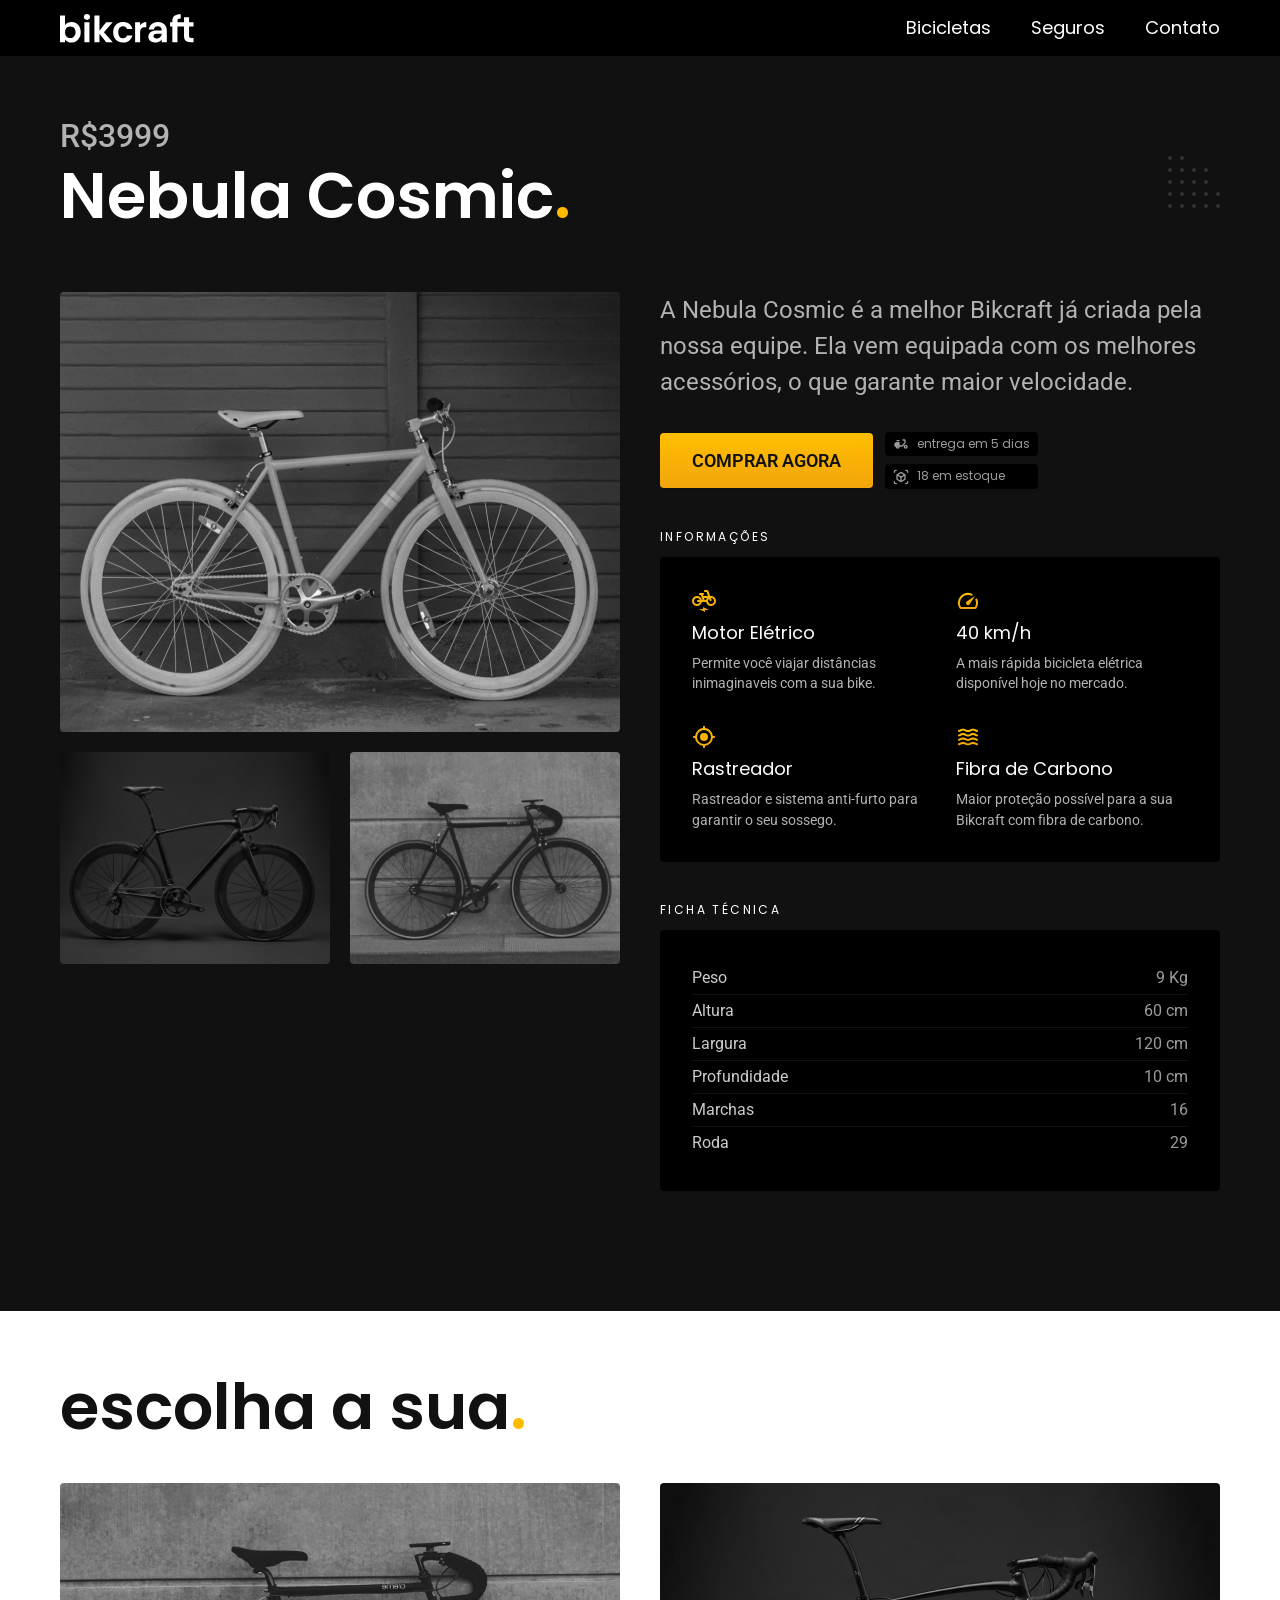
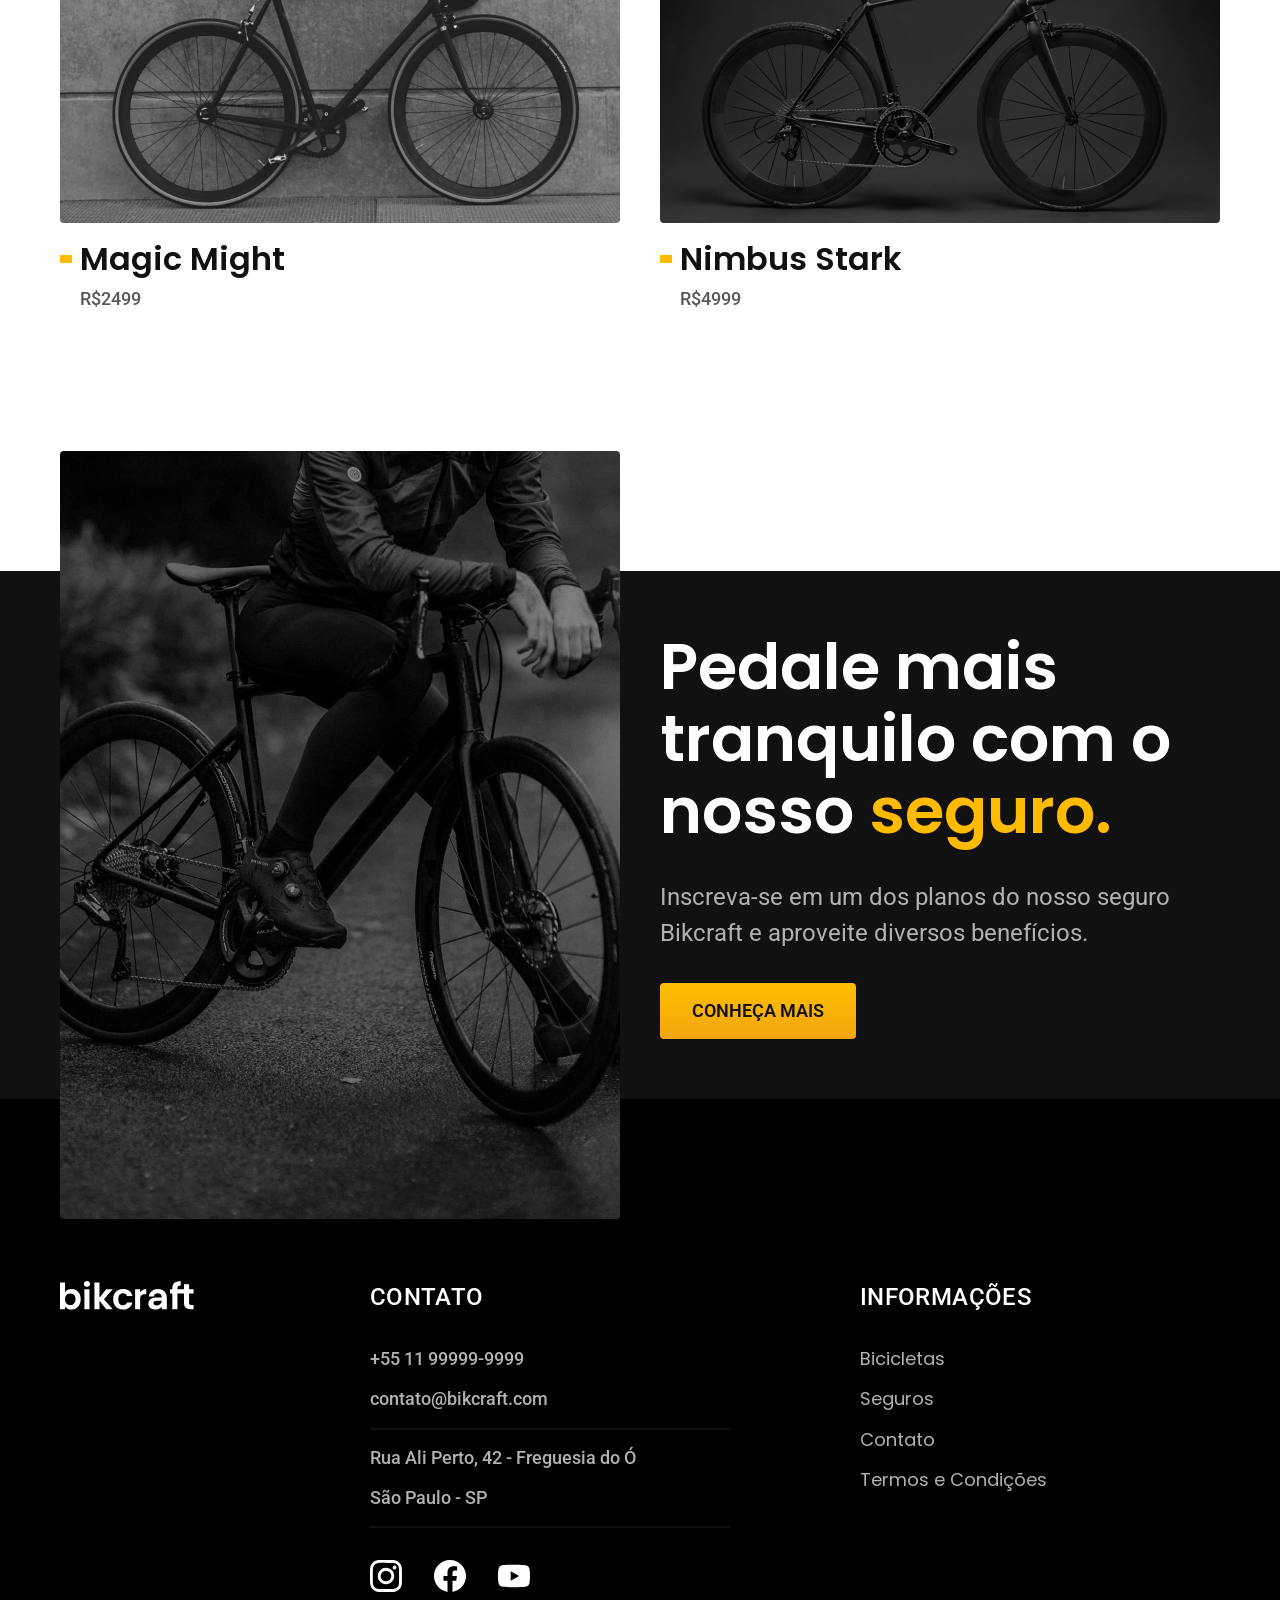
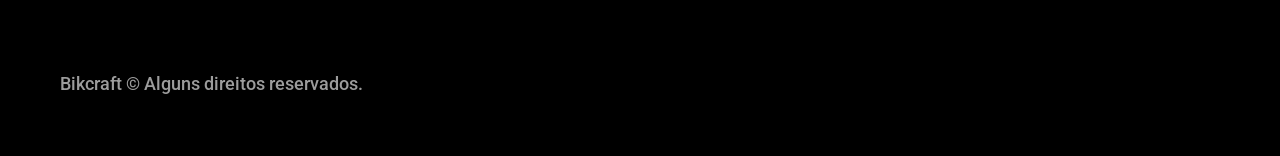
<file: bicicletas/nebula.html>
<!DOCTYPE html>
<html lang="pt-br">

<head>
    <meta charset="UTF-8">
    <meta name="viewport" content="width=device-width, initial-scale=1.0">
    <title>Nebula Cosmic | Bikcraft - Bicicletas Eletricas</title>
    <meta name="description" content="Nebula Cosmic">
    <link rel="icon" href="../img/favicon.svg" type="image;/svg+xml">
    <link rel="preload" href="../css/style.css" as="style">
    <link rel="stylesheet" href="../css/style.css">
    <link rel="preconnect" href="https://fonts.googleapis.com">
    <link rel="preconnect" href="https://fonts.gstatic.com" crossorigin>
    <link
        href="https://fonts.googleapis.com/css2?family=Merriweather:ital,opsz,wght@0,18..144,300..900;1,18..144,300..900&family=Poppins:wght@400;600&family=Roboto:ital,wght@0,100..900;1,100..900&display=swap"
        rel="stylesheet">
</head>

<body id="bicicleta">
    <header class="header-bg">
        <div class="header container">
            <a href="../">
                <img src="../img/bikcraft.svg" alt="Bikcraft">
            </a>
            <nav aria-label="primaria">
                <ul class="header-menu font-1-m cor-00">
                    <li><a href="../bicicletas.html">Bicicletas</a></li>
                    <li><a href="../seguros.html">Seguros</a></li>
                    <li><a href="../contato.html">Contato</a></li>
                </ul>
            </nav>
        </div>
    </header>

    <main class="titulo-bg">
        <div>
            <div class="titulo container">
                <p class="font-2-xl cor-05">R$3999</p>
                <h1 class="font-1-xxl cor-00">Nebula Cosmic<span class="primary-1">.</span></h1>
            </div>
        </div>
        <div class="bicicleta container">
            <div class="bicicleta-imagens">
                <img src="../img/bicicleta/nimbus3.jpg" alt="">
                <img src="../img/bicicleta/nimbus1.jpg" alt="">
                <img src="../img/bicicleta/nimbus2.jpg" alt="">
            </div>
            <div class="bicicleta-conteudo">
                <p class="font-2-l cor-05">A Nebula Cosmic é a melhor Bikcraft já criada pela nossa equipe. Ela vem
                    equipada com os melhores acessórios, o que garante maior velocidade. </p>
                <div class="bicicleta-comprar">
                    <a class="botao" href="../orcamento.html?tipo=bikcraft&produto=nebula">Comprar Agora</a>
                    <span class="font-1-xs cor-06"><img src="../img/icones/entrega.svg" alt="">entrega em 5 dias</span>
                    <span class="font-1-xs cor-06"><img src="../img/icones/estoque.svg" alt="">18 em estoque</span>
                </div>
                <h2 class="font-1-xs cor-00">Informações</h2>
                <ul class="bicicleta-informacoes">
                    <li>
                        <img src="../img/icones/eletrica.svg" alt="">
                        <h3 class="font-1-m cor-00">Motor Elétrico</h3>
                        <p class="font-2-xs cor-05">Permite você viajar distâncias inimaginaveis com a sua bike.</p>
                    </li>
                    <li>
                        <img src="../img/icones/velocidade.svg" alt="">
                        <h3 class="font-1-m cor-00">40 km/h</h3>
                        <p class="font-2-xs cor-05">A mais rápida bicicleta elétrica disponível hoje no mercado.</p>
                    </li>
                    <li>
                        <img src="../img/icones/rastreador.svg" alt="">
                        <h3 class="font-1-m cor-00">Rastreador</h3>
                        <p class="font-2-xs cor-05">Rastreador e sistema anti-furto para garantir o seu sossego.</p>
                    </li>
                    <li>
                        <img src="../img/icones/carbono.svg" alt="">
                        <h3 class="font-1-m cor-00">Fibra de Carbono</h3>
                        <p class="font-2-xs cor-05">Maior proteção possível para a sua Bikcraft com fibra de carbono.
                        </p>
                    </li>
                </ul>
                <h2 class="font-1-xs cor-00">Ficha Técnica</h2>
                <ul class="bicicleta-ficha font-2-s cor-04">
                    <li>Peso <span>9 Kg</span></li>
                    <li>Altura <span>60 cm</span></li>
                    <li>Largura <span>120 cm</span></li>
                    <li>Profundidade <span>10 cm</span></li>
                    <li>Marchas <span>16</span></li>
                    <li>Roda <span>29</span></li>
                </ul>
            </div>
        </div>
    </main>

    <article class="bicicletas-lista container">
        <h2 class="font-1-xxl">escolha a sua<span class="primary-1">.</span></h2>
        <ul>
            <li>
                <a href="../bicicletas/magic.html">
                    <img src="../img/bicicletas/magic.jpg" alt="bicicleta preta">
                    <h3 class="font-1-xl">Magic Might</h3>
                    <span class="font-2-m cor-08">R$2499</span>
                </a>
            </li>
            <li>
                <a href="../bicicletas/nimbus.html">
                    <img src="../img/bicicletas/nimbus.jpg" alt="bicicleta preta">
                    <h3 class="font-1-xl">Nimbus Stark</h3>
                    <span class="font-2-m cor-08">R$4999</span>
                </a>
            </li>
        </ul>
    </article>

    <article class="seguro-bg">
        <div class="seguro container">
            <div class="seguro-imagem">
                <img src="../img/fotos/seguros.jpg" alt="Pessoa parada em cima de uma bicicleta.">
            </div>
            <div class="seguro-conteudo">
                <h2 class="font-1-xxl cor-00">Pedale mais tranquilo com o nosso <span class="primary-1">seguro.</span>
                </h2>
                <p class="font-2-l cor-05">Inscreva-se em um dos planos do nosso seguro Bikcraft e aproveite diversos
                    benefícios.</p>
                <a class="botao" href="../seguros.html">Conheça Mais</a>
            </div>
        </div>
    </article>

    <footer class="footer-bg">
        <div class="footer container">
            <img src="../img/bikcraft.svg" alt="Bikcraft">
            <div class="footer-contato">
                <h3 class="font-2-l-b cor-00">Contato</h3>
                <ul class="font-2-m cor-05">
                    <li>
                        <a href="tel:+5511999999999">+55 11 99999-9999</a>
                    </li>
                    <li>
                        <a href="mailto:contato@bikcraft.com">contato@bikcraft.com</a>
                    </li>
                    <li>Rua Ali Perto, 42 - Freguesia do Ó</li>
                    <li>São Paulo - SP</li>
                </ul>
                <div class="footer-redes">
                    <a href="../">
                        <img src="../img/redes/instagram.svg" alt="instagram">
                    </a>
                    <a href="../">
                        <img src="../img/redes/facebook.svg" alt="facebook">
                    </a>
                    <a href="../">
                        <img src="../img/redes/youtube.svg" alt="youtube">
                    </a>
                </div>
            </div>
            <div>
                <h3 class="font-2-l-b cor-00">Informações</h3>
                <nav>
                    <ul class="font-1-m cor-05">
                        <li><a href="../bicicletas.html">Bicicletas</a></li>
                        <li><a href="../seguros.html">Seguros</a></li>
                        <li><a href="../contato.html">Contato</a></li>
                        <li><a href="../termos.html">Termos e Condições</a></li>
                    </ul>
                </nav>
            </div>
            <p class="footer-copy font-2-m cor-06">Bikcraft © Alguns direitos reservados.</p>
        </div>
    </footer>
    <script src="../js/script.js"></script>
</body>

</html>
</file>
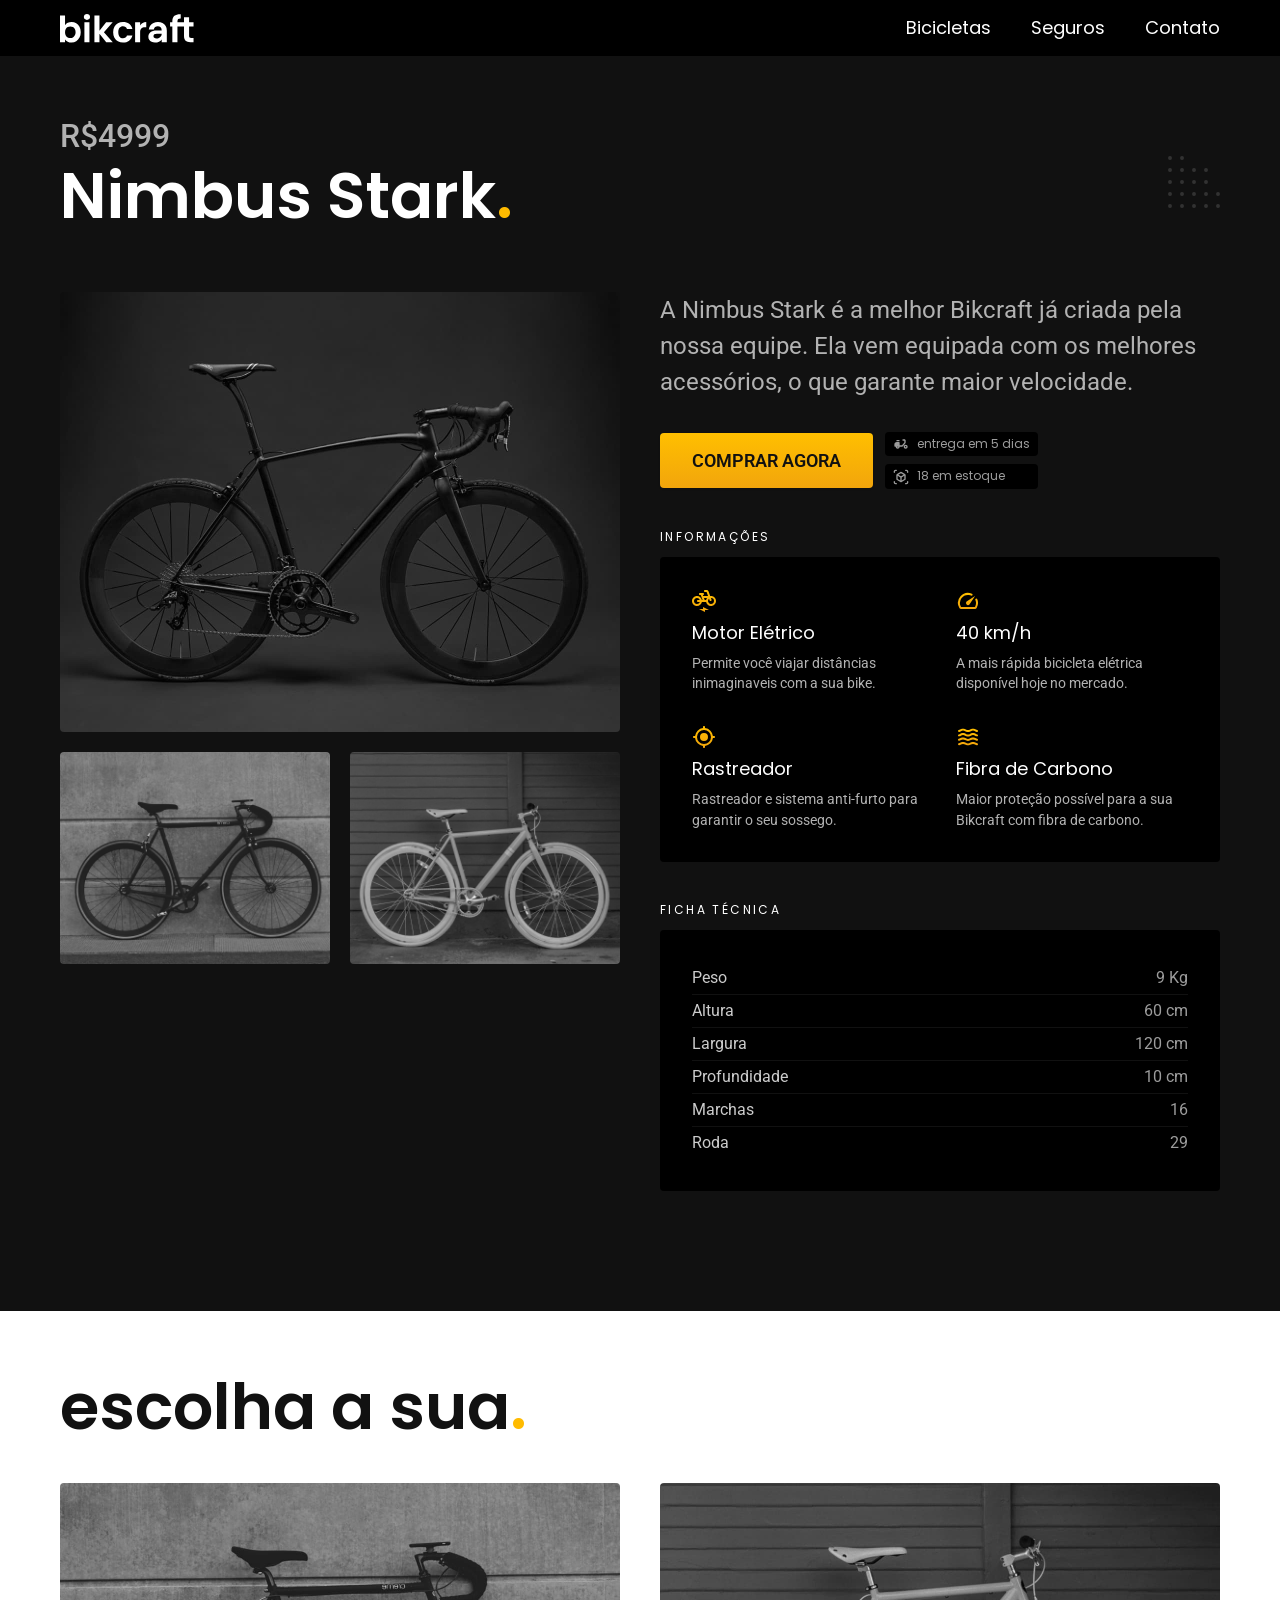
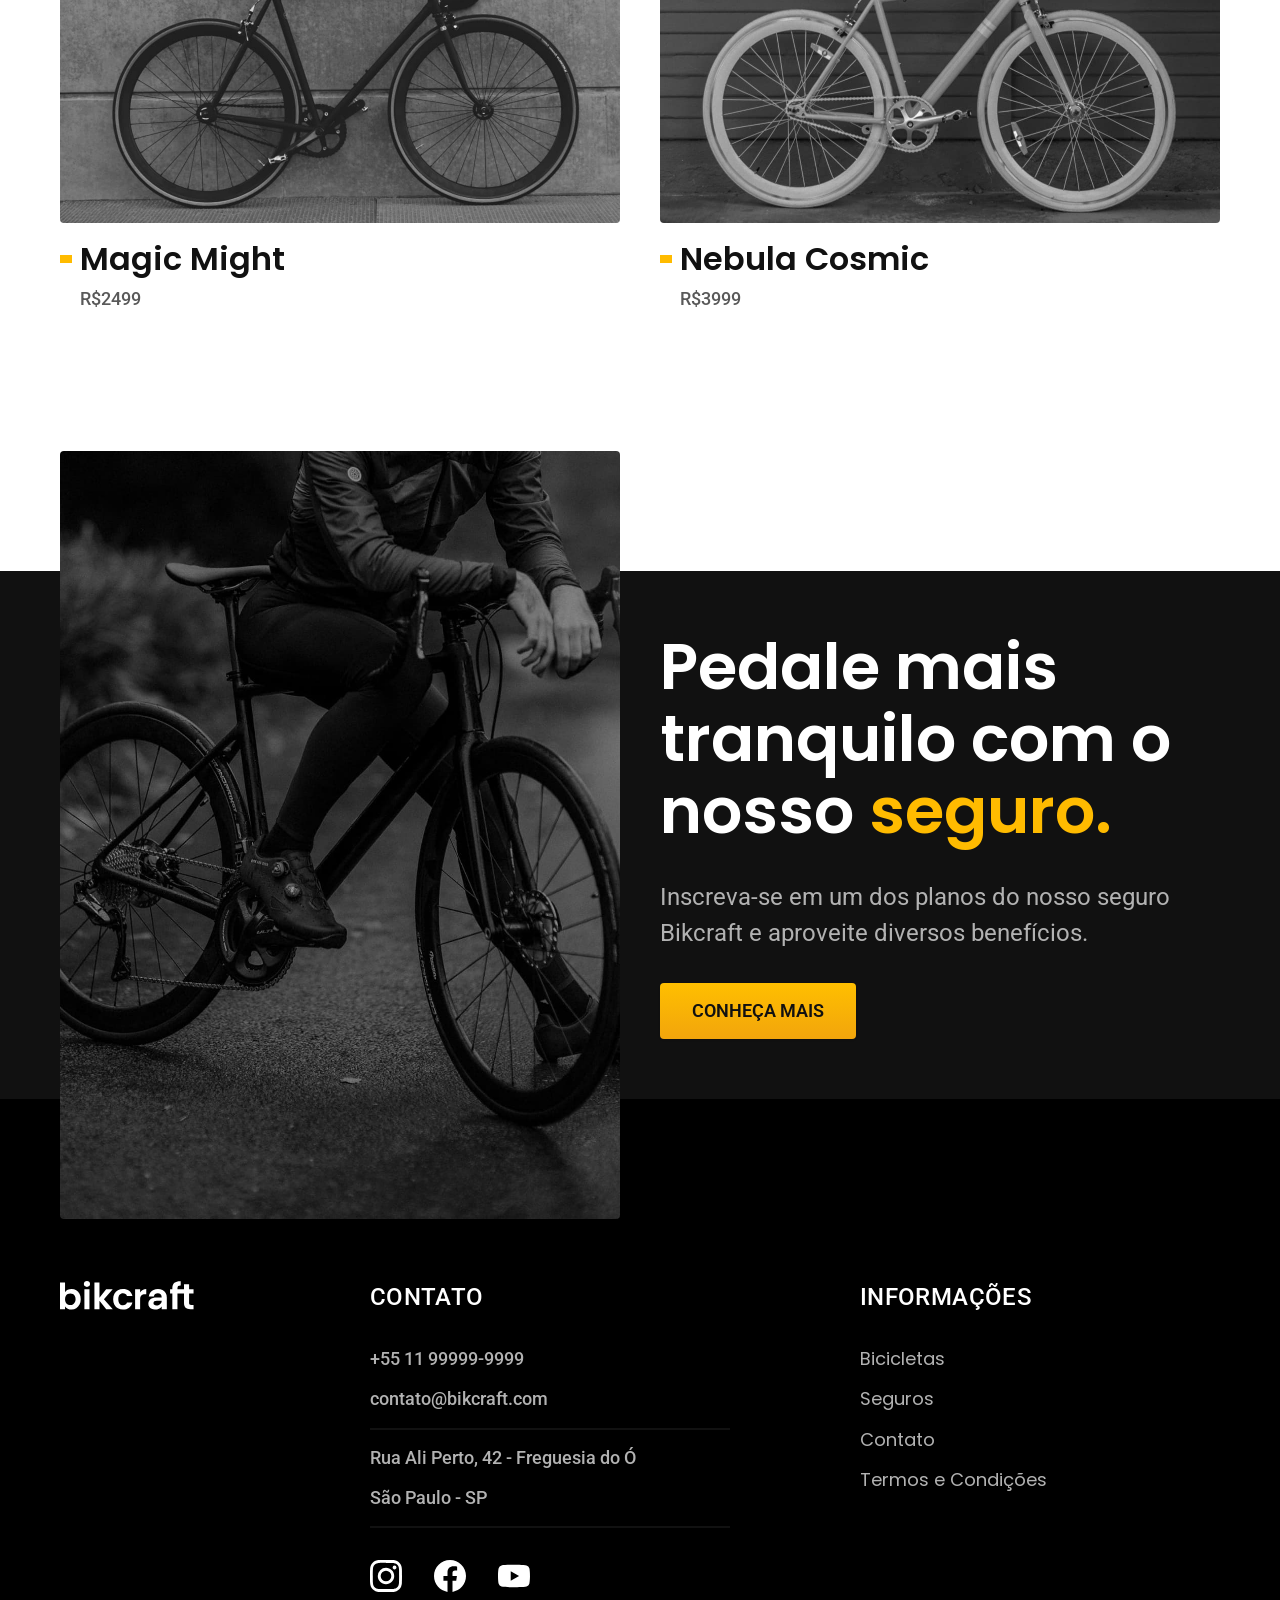
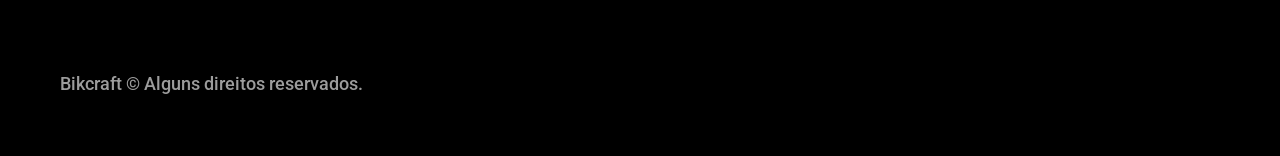
<file: bicicletas/nimbus.html>
<!DOCTYPE html>
<html lang="pt-br">

<head>
    <meta charset="UTF-8">
    <meta name="viewport" content="width=device-width, initial-scale=1.0">
    <title>Nimbus Stark | Bikcraft - Bicicletas Eletricas</title>
    <meta name="description" content="Nimbus Stark">
    <link rel="icon" href="../img/favicon.svg" type="image;/svg+xml">
    <link rel="preload" href="../css/style.css" as="style">
    <link rel="stylesheet" href="../css/style.css">
    <link rel="preconnect" href="https://fonts.googleapis.com">
    <link rel="preconnect" href="https://fonts.gstatic.com" crossorigin>
    <link
        href="https://fonts.googleapis.com/css2?family=Merriweather:ital,opsz,wght@0,18..144,300..900;1,18..144,300..900&family=Poppins:wght@400;600&family=Roboto:ital,wght@0,100..900;1,100..900&display=swap"
        rel="stylesheet">
</head>

<body id="bicicleta">
    <header class="header-bg">
        <div class="header container">
            <a href="../">
                <img src="../img/bikcraft.svg" alt="Bikcraft">
            </a>
            <nav aria-label="primaria">
                <ul class="header-menu font-1-m cor-00">
                    <li><a href="../bicicletas.html">Bicicletas</a></li>
                    <li><a href="../seguros.html">Seguros</a></li>
                    <li><a href="../contato.html">Contato</a></li>
                </ul>
            </nav>
        </div>
    </header>

    <main class="titulo-bg">
        <div>
            <div class="titulo container">
                <p class="font-2-xl cor-05">R$4999</p>
                <h1 class="font-1-xxl cor-00">Nimbus Stark<span class="primary-1">.</span></h1>
            </div>
        </div>
        <div class="bicicleta container">
            <div class="bicicleta-imagens">
                <img src="../img/bicicleta/nimbus1.jpg" alt="">
                <img src="../img/bicicleta/nimbus2.jpg" alt="">
                <img src="../img/bicicleta/nimbus3.jpg" alt="">
            </div>
            <div class="bicicleta-conteudo">
                <p class="font-2-l cor-05">A Nimbus Stark é a melhor Bikcraft já criada pela nossa equipe. Ela vem
                    equipada com os melhores acessórios, o que garante maior velocidade. </p>
                <div class="bicicleta-comprar">
                    <a class="botao" href="../orcamento.html?tipo=bikcraft&produto=nimbus">Comprar Agora</a>
                    <span class="font-1-xs cor-06"><img src="../img/icones/entrega.svg" alt="">entrega em 5 dias</span>
                    <span class="font-1-xs cor-06"><img src="../img/icones/estoque.svg" alt="">18 em estoque</span>
                </div>
                <h2 class="font-1-xs cor-00">Informações</h2>
                <ul class="bicicleta-informacoes">
                    <li>
                        <img src="../img/icones/eletrica.svg" alt="">
                        <h3 class="font-1-m cor-00">Motor Elétrico</h3>
                        <p class="font-2-xs cor-05">Permite você viajar distâncias inimaginaveis com a sua bike.</p>
                    </li>
                    <li>
                        <img src="../img/icones/velocidade.svg" alt="">
                        <h3 class="font-1-m cor-00">40 km/h</h3>
                        <p class="font-2-xs cor-05">A mais rápida bicicleta elétrica disponível hoje no mercado.</p>
                    </li>
                    <li>
                        <img src="../img/icones/rastreador.svg" alt="">
                        <h3 class="font-1-m cor-00">Rastreador</h3>
                        <p class="font-2-xs cor-05">Rastreador e sistema anti-furto para garantir o seu sossego.</p>
                    </li>
                    <li>
                        <img src="../img/icones/carbono.svg" alt="">
                        <h3 class="font-1-m cor-00">Fibra de Carbono</h3>
                        <p class="font-2-xs cor-05">Maior proteção possível para a sua Bikcraft com fibra de carbono.
                        </p>
                    </li>
                </ul>
                <h2 class="font-1-xs cor-00">Ficha Técnica</h2>
                <ul class="bicicleta-ficha font-2-s cor-04">
                    <li>Peso <span>9 Kg</span></li>
                    <li>Altura <span>60 cm</span></li>
                    <li>Largura <span>120 cm</span></li>
                    <li>Profundidade <span>10 cm</span></li>
                    <li>Marchas <span>16</span></li>
                    <li>Roda <span>29</span></li>
                </ul>
            </div>
        </div>
    </main>

    <article class="bicicletas-lista container">
        <h2 class="font-1-xxl">escolha a sua<span class="primary-1">.</span></h2>
        <ul>
            <li>
                <a href="../bicicletas/magic.html">
                    <img src="../img/bicicletas/magic.jpg" alt="bicicleta preta">
                    <h3 class="font-1-xl">Magic Might</h3>
                    <span class="font-2-m cor-08">R$2499</span>
                </a>
            </li>
            <li>
                <a href="../bicicletas/nebula.html">
                    <img src="../img/bicicletas/nebula.jpg" alt="bicicleta preta">
                    <h3 class="font-1-xl">Nebula Cosmic</h3>
                    <span class="font-2-m cor-08">R$3999</span>
                </a>
            </li>
        </ul>
    </article>

    <article class="seguro-bg">
        <div class="seguro container">
            <div class="seguro-imagem">
                <img src="../img/fotos/seguros.jpg" alt="Pessoa parada em cima de uma bicicleta.">
            </div>
            <div class="seguro-conteudo">
                <h2 class="font-1-xxl cor-00">Pedale mais tranquilo com o nosso <span class="primary-1">seguro.</span>
                </h2>
                <p class="font-2-l cor-05">Inscreva-se em um dos planos do nosso seguro Bikcraft e aproveite diversos
                    benefícios.</p>
                <a class="botao" href="../seguros.html">Conheça Mais</a>
            </div>
        </div>
    </article>

    <footer class="footer-bg">
        <div class="footer container">
            <img src="../img/bikcraft.svg" alt="Bikcraft">
            <div class="footer-contato">
                <h3 class="font-2-l-b cor-00">Contato</h3>
                <ul class="font-2-m cor-05">
                    <li>
                        <a href="tel:+5511999999999">+55 11 99999-9999</a>
                    </li>
                    <li>
                        <a href="mailto:contato@bikcraft.com">contato@bikcraft.com</a>
                    </li>
                    <li>Rua Ali Perto, 42 - Freguesia do Ó</li>
                    <li>São Paulo - SP</li>
                </ul>
                <div class="footer-redes">
                    <a href="../">
                        <img src="../img/redes/instagram.svg" alt="instagram">
                    </a>
                    <a href="../">
                        <img src="../img/redes/facebook.svg" alt="facebook">
                    </a>
                    <a href="../">
                        <img src="../img/redes/youtube.svg" alt="youtube">
                    </a>
                </div>
            </div>
            <div>
                <h3 class="font-2-l-b cor-00">Informações</h3>
                <nav>
                    <ul class="font-1-m cor-05">
                        <li><a href="../bicicletas.html">Bicicletas</a></li>
                        <li><a href="../seguros.html">Seguros</a></li>
                        <li><a href="../contato.html">Contato</a></li>
                        <li><a href="../termos.html">Termos e Condições</a></li>
                    </ul>
                </nav>
            </div>
            <p class="footer-copy font-2-m cor-06">Bikcraft © Alguns direitos reservados.</p>
        </div>
    </footer>
    <script src="../js/script.js"></script>
</body>

</html>
</file>
<file: css/style.css>
@import "./global/global.css";
@import "./utilidades/componentes.css";
@import "./utilidades/tipografia.css";
@import "./utilidades/cores.css";
@import "./global/header.css";
@import "./home/introducacao.css";
@import "./bicicletas/bicicletas-lista.css";
@import "./home/tecnologia.css";
@import "./home/parceiros.css";
@import "./home/depoimento.css";
@import "./seguros/seguros.css";
@import "./global/footer.css";
@import "./termos/termos.css";
@import "./bicicletas/bicicletas.css";
@import "./seguros/vantagens.css";
@import "./seguros/perguntas.css";
@import "./bicicletas/bicicleta.css";
@import "./bicicletas/seguro.css";
@import "./contato/contato.css";
@import "./contato/lojas.css";
@import "./utilidades/formulario.css";
@import "./orcamento/orcamento.css";
@import "./utilidades/animacao.css";
</file>
